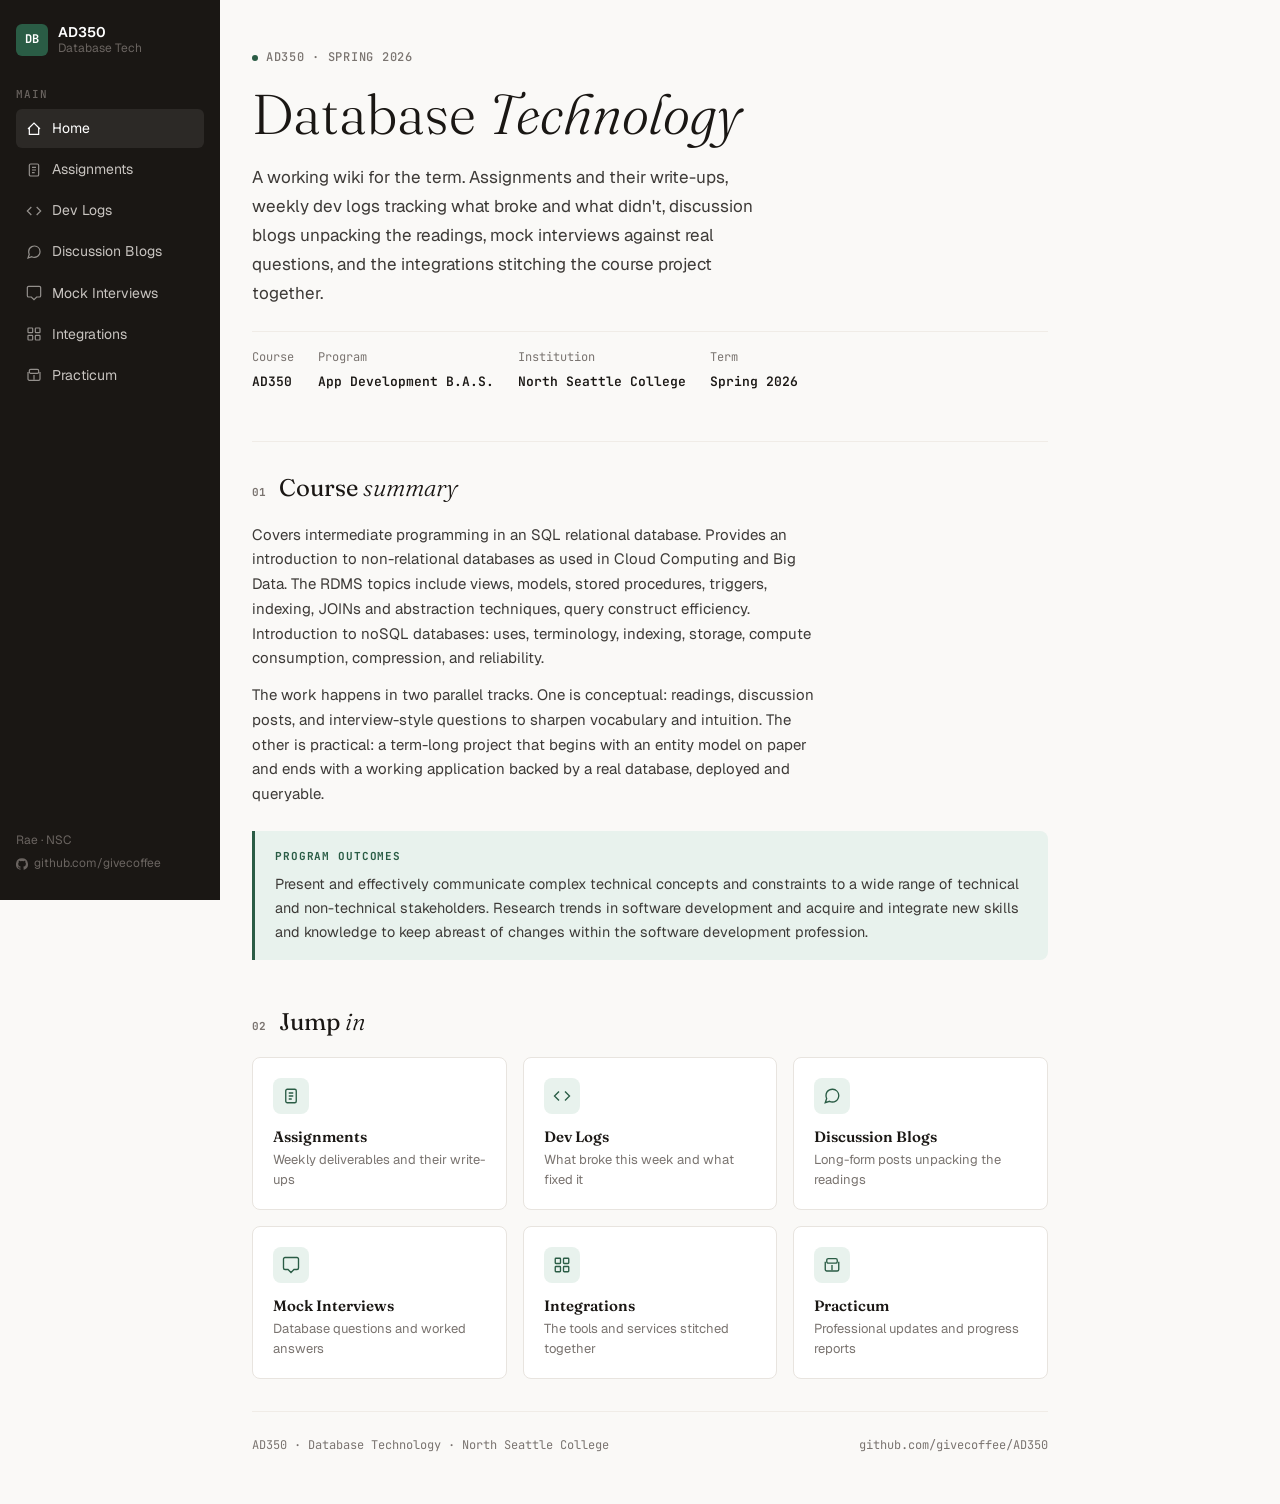
<file: docs/index.html>
<!DOCTYPE html>
<html lang="en">
<head>
  <meta charset="UTF-8">
  <meta name="viewport" content="width=device-width, initial-scale=1.0">
  <title>AD350 · Database Technology</title>
  <link rel="preconnect" href="https://fonts.googleapis.com">
  <link rel="preconnect" href="https://fonts.gstatic.com" crossorigin>
  <link href="https://fonts.googleapis.com/css2?family=Fraunces:opsz,wght@9..144,300;9..144,400;9..144,500;9..144,600;9..144,800&family=JetBrains+Mono:wght@400;500;700&family=Geist:wght@300;400;500;600&display=swap" rel="stylesheet">
  <link rel="stylesheet" href="assets/style.css">
</head>
<body>

<button class="menu-toggle" aria-label="Menu">
  <svg width="20" height="20" viewBox="0 0 24 24" fill="none" stroke="currentColor" stroke-width="2">
    <line x1="3" y1="6" x2="21" y2="6"/>
    <line x1="3" y1="12" x2="21" y2="12"/>
    <line x1="3" y1="18" x2="21" y2="18"/>
  </svg>
</button>

<div class="layout">

  <aside>
    <a class="brand" href="index.html">
      <div class="brand-mark">DB</div>
      <div class="brand-text">AD350<small>Database Tech</small></div>
    </a>
    <nav>
      <h4>Main</h4>
      <ul>
        <li><a href="index.html" data-page="index.html">
          <svg class="icon" viewBox="0 0 24 24" fill="none" stroke="currentColor" stroke-width="1.8"><path d="M3 12L12 3l9 9"/><path d="M5 10v10h14V10"/></svg>Home
        </a></li>
        <li><a href="assignments.html" data-page="assignments.html">
          <svg class="icon" viewBox="0 0 24 24" fill="none" stroke="currentColor" stroke-width="1.8"><rect x="5" y="3" width="14" height="18" rx="2"/><path d="M9 8h6M9 12h6M9 16h4"/></svg>Assignments
        </a></li>
        <li><a href="devlogs.html" data-page="devlogs.html">
          <svg class="icon" viewBox="0 0 24 24" fill="none" stroke="currentColor" stroke-width="1.8"><polyline points="8 6 2 12 8 18"/><polyline points="16 6 22 12 16 18"/></svg>Dev Logs
        </a></li>
        <li><a href="blogs.html" data-page="blogs.html">
          <svg class="icon" viewBox="0 0 24 24" fill="none" stroke="currentColor" stroke-width="1.8"><path d="M21 11.5a8.38 8.38 0 0 1-.9 3.8 8.5 8.5 0 0 1-7.6 4.7 8.38 8.38 0 0 1-3.8-.9L3 21l1.9-5.7a8.38 8.38 0 0 1-.9-3.8 8.5 8.5 0 0 1 4.7-7.6 8.38 8.38 0 0 1 3.8-.9h.5a8.48 8.48 0 0 1 8 8v.5z"/></svg>Discussion Blogs
        </a></li>
        <li><a href="interviews.html" data-page="interviews.html">
          <svg class="icon" viewBox="0 0 24 24" fill="none" stroke="currentColor" stroke-width="1.8"><path d="M20 2H4a2 2 0 0 0-2 2v12a2 2 0 0 0 2 2h4l4 4 4-4h4a2 2 0 0 0 2-2V4a2 2 0 0 0-2-2z"/></svg>Mock Interviews
        </a></li>
        <li><a href="integrations.html" data-page="integrations.html">
          <svg class="icon" viewBox="0 0 24 24" fill="none" stroke="currentColor" stroke-width="1.8"><rect x="3" y="3" width="7" height="7" rx="1"/><rect x="14" y="3" width="7" height="7" rx="1"/><rect x="3" y="14" width="7" height="7" rx="1"/><rect x="14" y="14" width="7" height="7" rx="1"/></svg>Integrations
        </a></li>
        <li><a href="practicum.html" data-page="practicum.html">
          <svg class="icon" viewBox="0 0 24 24" fill="none" stroke="currentColor" stroke-width="1.8"><path d="M21 7.5V18a2 2 0 0 1-2 2H5a2 2 0 0 1-2-2V7.5M7 3.5h10a2 2 0 0 1 2 2v2a2 2 0 0 1-2 2H7a2 2 0 0 1-2-2v-2a2 2 0 0 1 2-2z"/><path d="M12 12v5M12 17v2"/></svg>Practicum
        </a></li>
      </ul>
    </nav>
    <div class="sidebar-foot">
      Rae &middot; NSC<br>
      <a href="https://github.com/givecoffee/AD350" target="_blank" rel="noopener">
        <svg width="12" height="12" viewBox="0 0 24 24" fill="currentColor"><path d="M12 .3a12 12 0 0 0-3.8 23.4c.6.1.8-.3.8-.6v-2c-3.3.7-4-1.6-4-1.6-.6-1.4-1.4-1.8-1.4-1.8-1.1-.7.1-.7.1-.7 1.2.1 1.9 1.2 1.9 1.2 1.1 1.8 2.8 1.3 3.5 1 .1-.8.4-1.3.8-1.6-2.7-.3-5.5-1.3-5.5-6 0-1.2.5-2.3 1.3-3.1-.2-.4-.6-1.6 0-3.2 0 0 1-.3 3.4 1.2a11.5 11.5 0 0 1 6 0c2.3-1.5 3.3-1.2 3.3-1.2.7 1.6.2 2.8.1 3.2.9.8 1.3 1.9 1.3 3.1 0 4.6-2.8 5.6-5.5 5.9.5.4.9 1 .9 2.2v3.3c0 .3.1.7.8.6A12 12 0 0 0 12 .3"/></svg>
        github.com/givecoffee
      </a>
    </div>
  </aside>

  <main>
    <header class="hero">
      <div class="eyebrow"><span class="dot"></span>AD350 &middot; Spring 2026</div>
      <h1>Database <span class="italic">Technology</span></h1>
      <p class="hero-lede">
        A working wiki for the term. Assignments and their write-ups, weekly dev
        logs tracking what broke and what didn't, discussion blogs unpacking the
        readings, mock interviews against real questions, and the integrations
        stitching the course project together.
      </p>
      <div class="meta-strip">
        <div>Course<strong>AD350</strong></div>
        <div>Program<strong>App Development B.A.S.</strong></div>
        <div>Institution<strong>North Seattle College</strong></div>
        <div>Term<strong>Spring 2026</strong></div>
      </div>
    </header>

    <section>
      <div class="section-head">
        <span class="section-num">01</span>
        <h2>Course <span class="italic">summary</span></h2>
      </div>
      <p>
        Covers intermediate programming in an SQL relational database. Provides an introduction to non-relational
        databases as used in Cloud Computing and Big Data. The RDMS topics include views, models, stored procedures,
        triggers, indexing, JOINs and abstraction techniques, query construct efficiency. Introduction to noSQL
        databases: uses, terminology, indexing, storage, compute consumption, compression, and reliability.
      </p>
      <p>
        The work happens in two parallel tracks. One is conceptual: readings,
        discussion posts, and interview-style questions to sharpen vocabulary
        and intuition. The other is practical: a term-long project that begins
        with an entity model on paper and ends with a working application
        backed by a real database, deployed and queryable.
      </p>
      <div class="callout">
        <div class="callout-label">Program Outcomes</div>
        <p>
          Present and effectively communicate complex technical concepts and constraints to a wide range of technical
          and non-technical stakeholders. Research trends in software development and acquire and integrate new skills
          and knowledge to keep abreast of changes within the software development profession.
        </p>
      </div>
    </section>

    <section>
      <div class="section-head">
        <span class="section-num">02</span>
        <h2>Jump <span class="italic">in</span></h2>
      </div>
      <div class="jump-grid">
        <a href="assignments.html" class="jump">
          <div class="jump-icon">
            <svg width="18" height="18" viewBox="0 0 24 24" fill="none" stroke="currentColor" stroke-width="1.8"><rect x="5" y="3" width="14" height="18" rx="2"/><path d="M9 8h6M9 12h6M9 16h4"/></svg>
          </div>
          <h3>Assignments</h3>
          <p>Weekly deliverables and their write-ups</p>
        </a>
        <a href="devlogs.html" class="jump">
          <div class="jump-icon">
            <svg width="18" height="18" viewBox="0 0 24 24" fill="none" stroke="currentColor" stroke-width="1.8"><polyline points="8 6 2 12 8 18"/><polyline points="16 6 22 12 16 18"/></svg>
          </div>
          <h3>Dev Logs</h3>
          <p>What broke this week and what fixed it</p>
        </a>
        <a href="blogs.html" class="jump">
          <div class="jump-icon">
            <svg width="18" height="18" viewBox="0 0 24 24" fill="none" stroke="currentColor" stroke-width="1.8"><path d="M21 11.5a8.38 8.38 0 0 1-.9 3.8 8.5 8.5 0 0 1-7.6 4.7 8.38 8.38 0 0 1-3.8-.9L3 21l1.9-5.7a8.38 8.38 0 0 1-.9-3.8 8.5 8.5 0 0 1 4.7-7.6 8.38 8.38 0 0 1 3.8-.9h.5a8.48 8.48 0 0 1 8 8v.5z"/></svg>
          </div>
          <h3>Discussion Blogs</h3>
          <p>Long-form posts unpacking the readings</p>
        </a>
        <a href="interviews.html" class="jump">
          <div class="jump-icon">
            <svg width="18" height="18" viewBox="0 0 24 24" fill="none" stroke="currentColor" stroke-width="1.8"><path d="M20 2H4a2 2 0 0 0-2 2v12a2 2 0 0 0 2 2h4l4 4 4-4h4a2 2 0 0 0 2-2V4a2 2 0 0 0-2-2z"/></svg>
          </div>
          <h3>Mock Interviews</h3>
          <p>Database questions and worked answers</p>
        </a>
        <a href="integrations.html" class="jump">
          <div class="jump-icon">
            <svg width="18" height="18" viewBox="0 0 24 24" fill="none" stroke="currentColor" stroke-width="1.8"><rect x="3" y="3" width="7" height="7" rx="1"/><rect x="14" y="3" width="7" height="7" rx="1"/><rect x="3" y="14" width="7" height="7" rx="1"/><rect x="14" y="14" width="7" height="7" rx="1"/></svg>
          </div>
          <h3>Integrations</h3>
          <p>The tools and services stitched together</p>
        </a>
        <a href="practicum.html" class="jump">
          <div class="jump-icon">
            <svg width="18" height="18" viewBox="0 0 24 24" fill="none" stroke="currentColor" stroke-width="1.8"><path d="M21 7.5V18a2 2 0 0 1-2 2H5a2 2 0 0 1-2-2V7.5M7 3.5h10a2 2 0 0 1 2 2v2a2 2 0 0 1-2 2H7a2 2 0 0 1-2-2v-2a2 2 0 0 1 2-2z"/><path d="M12 12v5M12 17v2"/></svg>
          </div>
          <h3>Practicum</h3>
          <p>Professional updates and progress reports</p>
        </a>
      </div>
    </section>

    <footer class="page-foot">
      <div>AD350 &middot; Database Technology &middot; North Seattle College</div>
      <div><a href="https://github.com/givecoffee/AD350" target="_blank" rel="noopener">github.com/givecoffee/AD350</a></div>
    </footer>
  </main>

</div>

<script src="assets/app.js"></script>
</body>
</html>
</file>
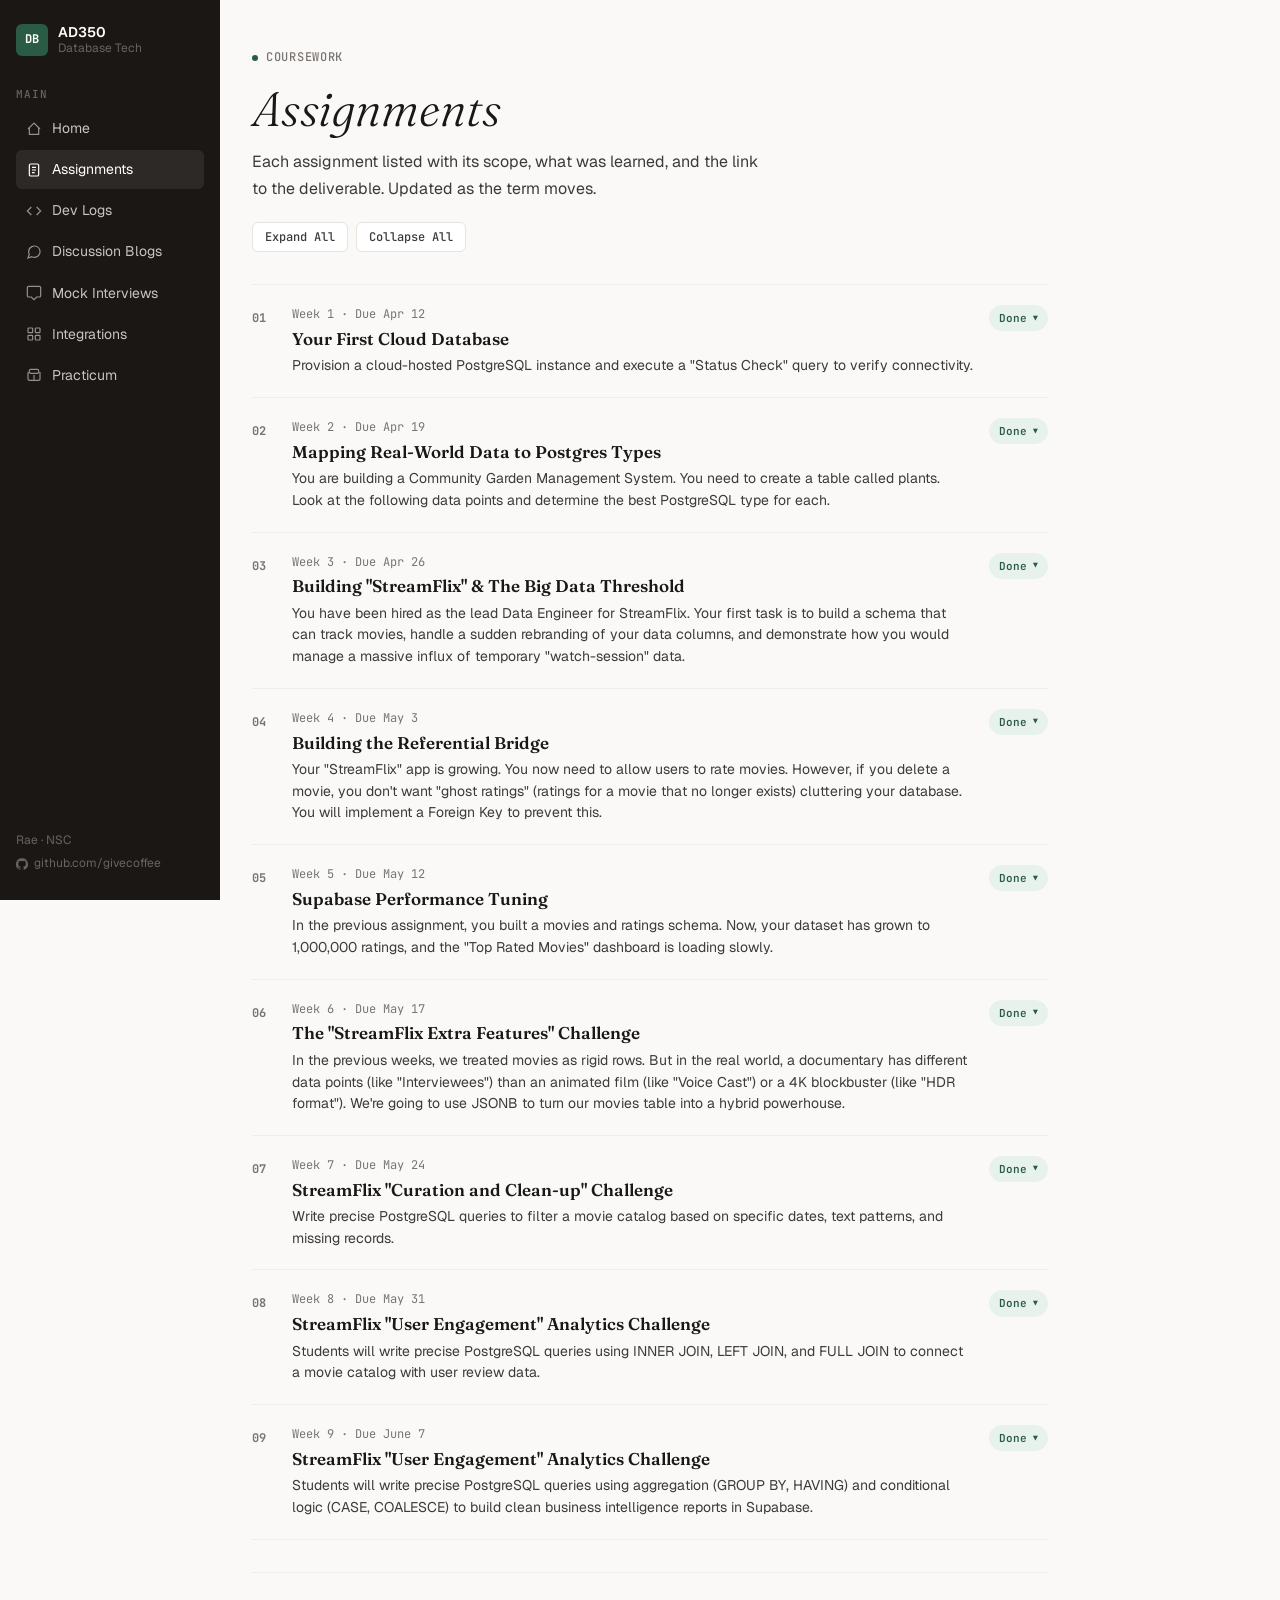
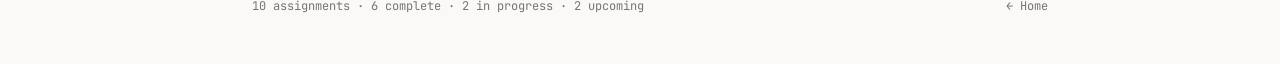
<file: docs/assignments.html>
<!DOCTYPE html>
<html lang="en">

<head>
  <meta charset="UTF-8">
  <meta name="viewport" content="width=device-width, initial-scale=1.0">
  <title>Assignments · AD350</title>
  <link rel="preconnect" href="https://fonts.googleapis.com">
  <link rel="preconnect" href="https://fonts.gstatic.com" crossorigin>
  <link
    href="https://fonts.googleapis.com/css2?family=Fraunces:opsz,wght@9..144,300;9..144,400;9..144,500;9..144,600;9..144,800&family=JetBrains+Mono:wght@400;500;700&family=Geist:wght@300;400;500;600&display=swap"
    rel="stylesheet">
  <link rel="stylesheet" href="assets/style.css">
</head>

<body>

  <button class="menu-toggle" aria-label="Menu">
    <svg width="20" height="20" viewBox="0 0 24 24" fill="none" stroke="currentColor" stroke-width="2">
      <line x1="3" y1="6" x2="21" y2="6" />
      <line x1="3" y1="12" x2="21" y2="12" />
      <line x1="3" y1="18" x2="21" y2="18" />
    </svg>
  </button>

  <div class="layout">

    <aside>
      <a class="brand" href="index.html">
        <div class="brand-mark">DB</div>
        <div class="brand-text">AD350<small>Database Tech</small></div>
      </a>
      <nav>
        <h4>Main</h4>
        <ul>
          <li><a href="index.html" data-page="index.html">
              <svg class="icon" viewBox="0 0 24 24" fill="none" stroke="currentColor" stroke-width="1.8">
                <path d="M3 12L12 3l9 9" />
                <path d="M5 10v10h14V10" />
              </svg>Home
            </a></li>
          <li><a href="assignments.html" data-page="assignments.html">
              <svg class="icon" viewBox="0 0 24 24" fill="none" stroke="currentColor" stroke-width="1.8">
                <rect x="5" y="3" width="14" height="18" rx="2" />
                <path d="M9 8h6M9 12h6M9 16h4" />
              </svg>Assignments
            </a></li>
          <li><a href="devlogs.html" data-page="devlogs.html">
              <svg class="icon" viewBox="0 0 24 24" fill="none" stroke="currentColor" stroke-width="1.8">
                <polyline points="8 6 2 12 8 18" />
                <polyline points="16 6 22 12 16 18" />
              </svg>Dev Logs
            </a></li>
          <li><a href="blogs.html" data-page="blogs.html">
              <svg class="icon" viewBox="0 0 24 24" fill="none" stroke="currentColor" stroke-width="1.8">
                <path
                  d="M21 11.5a8.38 8.38 0 0 1-.9 3.8 8.5 8.5 0 0 1-7.6 4.7 8.38 8.38 0 0 1-3.8-.9L3 21l1.9-5.7a8.38 8.38 0 0 1-.9-3.8 8.5 8.5 0 0 1 4.7-7.6 8.38 8.38 0 0 1 3.8-.9h.5a8.48 8.48 0 0 1 8 8v.5z" />
              </svg>Discussion Blogs
            </a></li>
          <li><a href="interviews.html" data-page="interviews.html">
              <svg class="icon" viewBox="0 0 24 24" fill="none" stroke="currentColor" stroke-width="1.8">
                <path d="M20 2H4a2 2 0 0 0-2 2v12a2 2 0 0 0 2 2h4l4 4 4-4h4a2 2 0 0 0 2-2V4a2 2 0 0 0-2-2z" />
              </svg>Mock Interviews
            </a></li>
          <li><a href="integrations.html" data-page="integrations.html">
              <svg class="icon" viewBox="0 0 24 24" fill="none" stroke="currentColor" stroke-width="1.8">
                <rect x="3" y="3" width="7" height="7" rx="1" />
                <rect x="14" y="3" width="7" height="7" rx="1" />
                <rect x="3" y="14" width="7" height="7" rx="1" />
                <rect x="14" y="14" width="7" height="7" rx="1" />
              </svg>Integrations
            </a></li>
          <li><a href="practicum.html" data-page="practicum.html">
              <svg class="icon" viewBox="0 0 24 24" fill="none" stroke="currentColor" stroke-width="1.8">
                <path
                  d="M21 7.5V18a2 2 0 0 1-2 2H5a2 2 0 0 1-2-2V7.5M7 3.5h10a2 2 0 0 1 2 2v2a2 2 0 0 1-2 2H7a2 2 0 0 1-2-2v-2a2 2 0 0 1 2-2z" />
                <path d="M12 12v5M12 17v2" />
              </svg>Practicum
            </a></li>
        </ul>
      </nav>
      <div class="sidebar-foot">
        Rae &middot; NSC<br>
        <a href="https://github.com/givecoffee/AD350" target="_blank" rel="noopener">
          <svg width="12" height="12" viewBox="0 0 24 24" fill="currentColor">
            <path
              d="M12 .3a12 12 0 0 0-3.8 23.4c.6.1.8-.3.8-.6v-2c-3.3.7-4-1.6-4-1.6-.6-1.4-1.4-1.8-1.4-1.8-1.1-.7.1-.7.1-.7 1.2.1 1.9 1.2 1.9 1.2 1.1 1.8 2.8 1.3 3.5 1 .1-.8.4-1.3.8-1.6-2.7-.3-5.5-1.3-5.5-6 0-1.2.5-2.3 1.3-3.1-.2-.4-.6-1.6 0-3.2 0 0 1-.3 3.4 1.2a11.5 11.5 0 0 1 6 0c2.3-1.5 3.3-1.2 3.3-1.2.7 1.6.2 2.8.1 3.2.9.8 1.3 1.9 1.3 3.1 0 4.6-2.8 5.6-5.5 5.9.5.4.9 1 .9 2.2v3.3c0 .3.1.7.8.6A12 12 0 0 0 12 .3" />
          </svg>
          github.com/givecoffee
        </a>
      </div>
    </aside>

    <main>
      <div class="page-header">
        <div class="eyebrow"><span class="dot"></span>Coursework</div>
        <h1><span class="italic">Assignments</span></h1>
        <p>Each assignment listed with its scope, what was learned, and the link to the deliverable. Updated as the term
          moves.</p>
        <div class="expand-controls">
          <button class="expand-all">Expand All</button>
          <button class="collapse-all">Collapse All</button>
        </div>
      </div>

      <div class="item-list">

        <!-- Week 1 -->
        <div class="expandable-item">
          <div class="item-header">
            <div class="item-num">01</div>
            <div class="item-body">
              <div class="item-meta">Week 1 &middot; Due Apr 12</div>
              <h3>Your First Cloud Database</h3>
              <p>Provision a cloud-hosted PostgreSQL instance and execute a "Status Check" query to verify connectivity.
              </p>
            </div>
            <div class="status done">Done <span class="arrow">▼</span></div>
          </div>
          <div class="item-details">
            <div class="item-content">
              <div class="detail-section">
                <h4>Submission Links</h4>
                <div class="submission-links">
                  <a href="https://github.com/givecoffee/AD350/blob/main/assignments/setting-up-supabase/First%20Cloud%20Database.pdf"
                    target="_blank" class="submission-link">
                    <svg width="16" height="16" viewBox="0 0 24 24" fill="none" stroke="currentColor" stroke-width="2">
                      <path d="M14 2H6a2 2 0 0 0-2 2v16a2 2 0 0 0 2 2h12a2 2 0 0 0 2-2V8z" />
                      <polyline points="14 2 14 8 20 8" />
                      <line x1="16" y1="13" x2="8" y2="13" />
                      <line x1="16" y1="17" x2="8" y2="17" />
                      <polyline points="10 9 9 9 8 9" />
                    </svg>
                    README Document
                  </a>
                </div>
              </div>
              <div class="detail-section">
                <h4>What I Learned</h4>
                <ul class="learnings">
                  <li>How to provision a PostgreSQL instance on Render</li>
                  <li>Configuring connection strings and environment variables</li>
                  <li>Basic SQL queries for database health checks</li>
                  <li>Setting up a database schema from scratch</li>
                </ul>
              </div>
              <div class="detail-section">
                <h4>Key Takeaways</h4>
                <p>The importance of connection pooling and how cloud databases differ from local development instances.
                  Security considerations for exposing database endpoints.</p>
              </div>
            </div>
          </div>
        </div>

        <!-- Week 2 -->
        <div class="expandable-item">
          <div class="item-header">
            <div class="item-num">02</div>
            <div class="item-body">
              <div class="item-meta">Week 2 &middot; Due Apr 19</div>
              <h3>Mapping Real-World Data to Postgres Types</h3>
              <p>You are building a Community Garden Management System. You need to create a table called plants. Look
                at the following data points and determine the best PostgreSQL type for each.</p>
            </div>
            <div class="status done">Done <span class="arrow">▼</span></div>
          </div>
          <div class="item-details">
            <div class="item-content">
              <div class="detail-section">
                <h4>Submission Links</h4>
                <div class="submission-links">
                  <a href="https://youtu.be/4uc9YTbF57Y" target="_blank" class="submission-link">
                    <svg width="16" height="16" viewBox="0 0 24 24" fill="none" stroke="currentColor" stroke-width="2">
                      <path d="M23 7l-7 5 7 5V7z" />
                      <rect x="1" y="5" width="15" height="14" rx="2" ry="2" />
                    </svg>
                    Video Demo
                  </a>
                  <a href="https://github.com/givecoffee/AD350/tree/main/assignments/mapping-real-data" target="_blank"
                    class="submission-link">
                    <svg width="16" height="16" viewBox="0 0 24 24" fill="currentColor">
                      <path
                        d="M12 .3a12 12 0 0 0-3.8 23.4c.6.1.8-.3.8-.6v-2c-3.3.7-4-1.6-4-1.6-.6-1.4-1.4-1.8-1.4-1.8-1.1-.7.1-.7.1-.7 1.2.1 1.9 1.2 1.9 1.2 1.1 1.8 2.8 1.3 3.5 1 .1-.8.4-1.3.8-1.6-2.7-.3-5.5-1.3-5.5-6 0-1.2.5-2.3 1.3-3.1-.2-.4-.6-1.6 0-3.2 0 0 1-.3 3.4 1.2a11.5 11.5 0 0 1 6 0c2.3-1.5 3.3-1.2 3.3-1.2.7 1.6.2 2.8.1 3.2.9.8 1.3 1.9 1.3 3.1 0 4.6-2.8 5.6-5.5 5.9.5.4.9 1 .9 2.2v3.3c0 .3.1.7.8.6A12 12 0 0 0 12 .3" />
                    </svg>
                    GitHub Repository
                  </a>
                  <a href="https://github.com/givecoffee/AD350/blob/main/assignments/mapping-real-data/README.md"
                    target="_blank" class="submission-link">
                    <svg width="16" height="16" viewBox="0 0 24 24" fill="none" stroke="currentColor" stroke-width="2">
                      <path d="M14 2H6a2 2 0 0 0-2 2v16a2 2 0 0 0 2 2h12a2 2 0 0 0 2-2V8z" />
                      <polyline points="14 2 14 8 20 8" />
                      <line x1="16" y1="13" x2="8" y2="13" />
                      <line x1="16" y1="17" x2="8" y2="17" />
                      <polyline points="10 9 9 9 8 9" />
                    </svg>
                    README Document
                  </a>
                </div>
              </div>
              <div class="detail-section">
                <h4>What I Learned</h4>
                <ul class="learnings">
                  <li>PostgreSQL data types vs. real-world data modeling</li>
                  <li>Choosing between VARCHAR, TEXT, and CHAR</li>
                  <li>When to use ENUM types vs. check constraints</li>
                  <li>Handling monetary values with NUMERIC vs. MONEY</li>
                </ul>
              </div>
              <div class="detail-section">
                <h4>Key Takeaways</h4>
                <p>Data type selection has performance implications. VARCHAR(255) isn't always the right choice—consider
                  actual data constraints and future growth.</p>
              </div>
            </div>
          </div>
        </div>

        <!-- Week 3 -->
        <div class="expandable-item">
          <div class="item-header">
            <div class="item-num">03</div>
            <div class="item-body">
              <div class="item-meta">Week 3 &middot; Due Apr 26</div>
              <h3>Building "StreamFlix" &amp; The Big Data Threshold</h3>
              <p>You have been hired as the lead Data Engineer for StreamFlix. Your first task is to build a schema that
                can track movies, handle a sudden rebranding of your data columns, and demonstrate how you would manage
                a massive influx of temporary "watch-session" data.</p>
            </div>
            <div class="status done">Done <span class="arrow">▼</span></div>
          </div>
          <div class="item-details">
            <div class="item-content">
              <div class="detail-section">
                <h4>Submission Links</h4>
                <div class="submission-links">
                  <a href="https://youtu.be/NRHhZ1cdLwY" target="_blank" class="submission-link">
                    <svg width="16" height="16" viewBox="0 0 24 24" fill="none" stroke="currentColor" stroke-width="2">
                      <path d="M23 7l-7 5 7 5V7z" />
                      <rect x="1" y="5" width="15" height="14" rx="2" ry="2" />
                    </svg>
                    Video Demo
                  </a>
                  <a href="https://github.com/givecoffee/AD350/tree/main/assignments/building-streamflix-bigdata"
                    target="_blank" class="submission-link">
                    <svg width="16" height="16" viewBox="0 0 24 24" fill="currentColor">
                      <path
                        d="M12 .3a12 12 0 0 0-3.8 23.4c.6.1.8-.3.8-.6v-2c-3.3.7-4-1.6-4-1.6-.6-1.4-1.4-1.8-1.4-1.8-1.1-.7.1-.7.1-.7 1.2.1 1.9 1.2 1.9 1.2 1.1 1.8 2.8 1.3 3.5 1 .1-.8.4-1.3.8-1.6-2.7-.3-5.5-1.3-5.5-6 0-1.2.5-2.3 1.3-3.1-.2-.4-.6-1.6 0-3.2 0 0 1-.3 3.4 1.2a11.5 11.5 0 0 1 6 0c2.3-1.5 3.3-1.2 3.3-1.2.7 1.6.2 2.8.1 3.2.9.8 1.3 1.9 1.3 3.1 0 4.6-2.8 5.6-5.5 5.9.5.4.9 1 .9 2.2v3.3c0 .3.1.7.8.6A12 12 0 0 0 12 .3" />
                    </svg>
                    GitHub Repository
                  </a>
                  <a href="https://github.com/givecoffee/AD350/blob/main/assignments/building-streamflix-bigdata/README.md"
                    target="_blank" class="submission-link">
                    <svg width="16" height="16" viewBox="0 0 24 24" fill="none" stroke="currentColor" stroke-width="2">
                      <path d="M14 2H6a2 2 0 0 0-2 2v16a2 2 0 0 0 2 2h12a2 2 0 0 0 2-2V8z" />
                      <polyline points="14 2 14 8 20 8" />
                      <line x1="16" y1="13" x2="8" y2="13" />
                      <line x1="16" y1="17" x2="8" y2="17" />
                      <polyline points="10 9 9 9 8 9" />
                    </svg>
                    README Document
                  </a>
                </div>
              </div>
              <div class="detail-section">
                <h4>What I Learned</h4>
                <ul class="learnings">
                  <li>Designing scalable database schemas for streaming platforms</li>
                  <li>Handling schema migrations and rebranding scenarios</li>
                  <li>Managing temporary high-volume data with partitioned tables</li>
                  <li>Implementing appropriate indexing strategies</li>
                </ul>
              </div>
              <div class="detail-section">
                <h4>Key Takeaways</h4>
                <p>Schema design must accommodate future changes. Temporary tables and partitioning are essential for
                  handling burst data loads in streaming services.</p>
              </div>
            </div>
          </div>
        </div>

        <!-- Week 4 -->
        <div class="expandable-item">
          <div class="item-header">
            <div class="item-num">04</div>
            <div class="item-body">
              <div class="item-meta">Week 4 &middot; Due May 3</div>
              <h3>Building the Referential Bridge</h3>
              <p>Your "StreamFlix" app is growing. You now need to allow users to rate movies. However, if you delete a
                movie, you don't want "ghost ratings" (ratings for a movie that no longer exists) cluttering your
                database. You will implement a Foreign Key to prevent this.</p>
            </div>
            <div class="status done">Done <span class="arrow">▼</span></div>
          </div>
          <div class="item-details">
            <div class="item-content">
              <div class="detail-section">
                <h4>Submission Links</h4>
                <div class="submission-links">
                  <a href="https://youtu.be/kgHVkP4GGSc" target="_blank" class="submission-link">
                    <svg width="16" height="16" viewBox="0 0 24 24" fill="none" stroke="currentColor" stroke-width="2">
                      <path d="M23 7l-7 5 7 5V7z" />
                      <rect x="1" y="5" width="15" height="14" rx="2" ry="2" />
                    </svg>
                    Video Demo
                  </a>
                  <a href="https://github.com/givecoffee/AD350/tree/main/assignments/building-referential-bridge"
                    target="_blank" class="submission-link">
                    <svg width="16" height="16" viewBox="0 0 24 24" fill="currentColor">
                      <path
                        d="M12 .3a12 12 0 0 0-3.8 23.4c.6.1.8-.3.8-.6v-2c-3.3.7-4-1.6-4-1.6-.6-1.4-1.4-1.8-1.4-1.8-1.1-.7.1-.7.1-.7 1.2.1 1.9 1.2 1.9 1.2 1.1 1.8 2.8 1.3 3.5 1 .1-.8.4-1.3.8-1.6-2.7-.3-5.5-1.3-5.5-6 0-1.2.5-2.3 1.3-3.1-.2-.4-.6-1.6 0-3.2 0 0 1-.3 3.4 1.2a11.5 11.5 0 0 1 6 0c2.3-1.5 3.3-1.2 3.3-1.2.7 1.6.2 2.8.1 3.2.9.8 1.3 1.9 1.3 3.1 0 4.6-2.8 5.6-5.5 5.9.5.4.9 1 .9 2.2v3.3c0 .3.1.7.8.6A12 12 0 0 0 12 .3" />
                    </svg>
                    GitHub Repository
                  </a>
                  <a href="https://github.com/givecoffee/AD350/blob/main/assignments/building-referential-bridge/README.md"
                    target="_blank" class="submission-link">
                    <svg width="16" height="16" viewBox="0 0 24 24" fill="none" stroke="currentColor" stroke-width="2">
                      <path d="M14 2H6a2 2 0 0 0-2 2v16a2 2 0 0 0 2 2h12a2 2 0 0 0 2-2V8z" />
                      <polyline points="14 2 14 8 20 8" />
                      <line x1="16" y1="13" x2="8" y2="13" />
                      <line x1="16" y1="17" x2="8" y2="17" />
                      <polyline points="10 9 9 9 8 9" />
                    </svg>
                    README Document
                  </a>
                </div>
              </div>
              <div class="detail-section">
                <h4>What I Learned</h4>
                <ul class="learnings">
                  <li>Implementing foreign key constraints for data integrity</li>
                  <li>CASCADE vs. RESTRICT vs. SET NULL deletion policies</li>
                  <li>Designing normalized schemas for user-generated content</li>
                  <li>Performance implications of referential integrity</li>
                </ul>
              </div>
              <div class="detail-section">
                <h4>Key Takeaways</h4>
                <p>Foreign keys aren't just about relationships—they're crucial for maintaining data consistency.
                  Choosing the right ON DELETE action depends on business requirements.</p>
              </div>
            </div>
          </div>
        </div>

        <!-- Week 5 -->
        <div class="expandable-item">
          <div class="item-header">
            <div class="item-num">05</div>
            <div class="item-body">
              <div class="item-meta">Week 5 &middot; Due May 12</div>
              <h3>Supabase Performance Tuning</h3>
              <p>In the previous assignment, you built a movies and ratings schema. Now, your dataset has grown
                to 1,000,000 ratings, and the "Top Rated Movies" dashboard is loading slowly.</p>
            </div>
            <div class="status done">Done <span class="arrow">▼</span></div>
          </div>
          <div class="item-details">
            <div class="item-content">
              <div class="detail-section">
                <h4>Submission Links</h4>
                <div class="submission-links">
                  <a href="https://github.com/givecoffee/AD350/tree/main/assignments/performance-tuning" target="_blank"
                    class="submission-link">
                    <svg width="16" height="16" viewBox="0 0 24 24" fill="currentColor">
                      <path
                        d="M12 .3a12 12 0 0 0-3.8 23.4c.6.1.8-.3.8-.6v-2c-3.3.7-4-1.6-4-1.6-.6-1.4-1.4-1.8-1.4-1.8-1.1-.7.1-.7.1-.7 1.2.1 1.9 1.2 1.9 1.2 1.1 1.8 2.8 1.3 3.5 1 .1-.8.4-1.3.8-1.6-2.7-.3-5.5-1.3-5.5-6 0-1.2.5-2.3 1.3-3.1-.2-.4-.6-1.6 0-3.2 0 0 1-.3 3.4 1.2a11.5 11.5 0 0 1 6 0c2.3-1.5 3.3-1.2 3.3-1.2.7 1.6.2 2.8.1 3.2.9.8 1.3 1.9 1.3 3.1 0 4.6-2.8 5.6-5.5 5.9.5.4.9 1 .9 2.2v3.3c0 .3.1.7.8.6A12 12 0 0 0 12 .3" />
                    </svg>
                    GitHub Repository
                  </a>
                  <a href="https://github.com/givecoffee/AD350/blob/main/assignments/performance-tuning/README.md"
                    target="_blank" class="submission-link">
                    <svg width="16" height="16" viewBox="0 0 24 24" fill="none" stroke="currentColor" stroke-width="2">
                      <path d="M14 2H6a2 2 0 0 0-2 2v16a2 2 0 0 0 2 2h12a2 2 0 0 0 2-2V8z" />
                      <polyline points="14 2 14 8 20 8" />
                      <line x1="16" y1="13" x2="8" y2="13" />
                      <line x1="16" y1="17" x2="8" y2="17" />
                      <polyline points="10 9 9 9 8 9" />
                    </svg>
                    README Document
                  </a>
                </div>
              </div>
              <div class="detail-section">
                <h4>Current Progress</h4>
                <ul class="learnings">
                  <li>Analyzed query execution plans with EXPLAIN ANALYZE</li>
                  <li>Identified full table scans as the main performance bottleneck</li>
                  <li>Implemented composite indexes on frequently queried columns</li>
                  <li>Working on query optimization and materialized views</li>
                </ul>
              </div>
              <div class="detail-section">
                <h4>Expected Learnings</h4>
                <p>Query optimization techniques, index selection strategies, and performance tuning for large datasets
                  using Supabase.</p>
              </div>
            </div>
          </div>
        </div>

        <!-- Week 6 -->
        <div class="expandable-item">
          <div class="item-header">
            <div class="item-num">06</div>
            <div class="item-body">
              <div class="item-meta">Week 6 &middot; Due May 17</div>
              <h3>The "StreamFlix Extra Features" Challenge</h3>
              <p>In the previous weeks, we treated movies as rigid rows. But in the real world, a documentary has
                different data points (like "Interviewees") than an animated film (like "Voice Cast") or a 4K
                blockbuster (like "HDR format"). We're going to use JSONB to turn our movies table into a hybrid
                powerhouse.</p>
            </div>
            <div class="status done">Done <span class="arrow">▼</span></div>
          </div>
          <div class="item-details">
            <div class="item-content">
              <div class="detail-section">
                <h4>Submission Links</h4>
                <div class="submission-links">
                  <a href="https://github.com/givecoffee/AD350/tree/main/assignments/streamflix-extra-features"
                    target="_blank" class="submission-link">
                    <svg width="16" height="16" viewBox="0 0 24 24" fill="currentColor">
                      <path
                        d="M12 .3a12 12 0 0 0-3.8 23.4c.6.1.8-.3.8-.6v-2c-3.3.7-4-1.6-4-1.6-.6-1.4-1.4-1.8-1.4-1.8-1.1-.7.1-.7.1-.7 1.2.1 1.9 1.2 1.9 1.2 1.1 1.8 2.8 1.3 3.5 1 .1-.8.4-1.3.8-1.6-2.7-.3-5.5-1.3-5.5-6 0-1.2.5-2.3 1.3-3.1-.2-.4-.6-1.6 0-3.2 0 0 1-.3 3.4 1.2a11.5 11.5 0 0 1 6 0c2.3-1.5 3.3-1.2 3.3-1.2.7 1.6.2 2.8.1 3.2.9.8 1.3 1.9 1.3 3.1 0 4.6-2.8 5.6-5.5 5.9.5.4.9 1 .9 2.2v3.3c0 .3.1.7.8.6A12 12 0 0 0 12 .3" />
                    </svg>
                    GitHub Repository
                  </a>
                  <a href="https://github.com/givecoffee/AD350/blob/main/assignments/streamflix-extra-features/README.md"
                    target="_blank" class="submission-link">
                    <svg width="16" height="16" viewBox="0 0 24 24" fill="none" stroke="currentColor" stroke-width="2">
                      <path d="M14 2H6a2 2 0 0 0-2 2v16a2 2 0 0 0 2 2h12a2 2 0 0 0 2-2V8z" />
                      <polyline points="14 2 14 8 20 8" />
                      <line x1="16" y1="13" x2="8" y2="13" />
                      <line x1="16" y1="17" x2="8" y2="17" />
                      <polyline points="10 9 9 9 8 9" />
                    </svg>
                    README Document
                  </a>
                </div>
              </div>
              <div class="detail-section">
                <h4>What I Learned</h4>
                <ul class="learnings">
                  <li>JSONB data type in PostgreSQL for flexible schema design</li>
                  <li>Creating GIN indexes on JSONB columns for query performance</li>
                  <li>Querying nested JSON data with operators like ->, ->>, and @></li>
                  <li>Balancing structured columns with semi-structured JSONB fields</li>
                </ul>
              </div>
              <div class="detail-section">
                <h4>Key Takeaways</h4>
                <p>JSONB provides flexibility for domain-specific metadata without sacrificing query performance when
                  properly indexed. It's a powerful middle ground between rigid schemas and fully unstructured data.</p>
              </div>
            </div>
          </div>
        </div>


        <!-- Week 7 -->
        <div class="expandable-item">
          <div class="item-header">
            <div class="item-num">07</div>
            <div class="item-body">
              <div class="item-meta">Week 7 &middot; Due May 24</div>
              <h3>StreamFlix "Curation and Clean-up" Challenge</h3>
              <p>Write precise PostgreSQL queries to filter a movie catalog based on specific dates, text
                patterns, and missing records.</p>
            </div>
            <div class="status done">Done <span class="arrow">▼</span></div>
          </div>
          <div class="item-details">
            <div class="item-content">
              <div class="detail-section">
                <h4>Submission Links</h4>
                <div class="submission-links">
                  <a href="https://github.com/givecoffee/AD350/tree/main/assignments/streamflix-curation"
                    target="_blank" class="submission-link">
                    <svg width="16" height="16" viewBox="0 0 24 24" fill="currentColor">
                      <path
                        d="M12 .3a12 12 0 0 0-3.8 23.4c.6.1.8-.3.8-.6v-2c-3.3.7-4-1.6-4-1.6-.6-1.4-1.4-1.8-1.4-1.8-1.1-.7.1-.7.1-.7 1.2.1 1.9 1.2 1.9 1.2 1.1 1.8 2.8 1.3 3.5 1 .1-.8.4-1.3.8-1.6-2.7-.3-5.5-1.3-5.5-6 0-1.2.5-2.3 1.3-3.1-.2-.4-.6-1.6 0-3.2 0 0 1-.3 3.4 1.2a11.5 11.5 0 0 1 6 0c2.3-1.5 3.3-1.2 3.3-1.2.7 1.6.2 2.8.1 3.2.9.8 1.3 1.9 1.3 3.1 0 4.6-2.8 5.6-5.5 5.9.5.4.9 1 .9 2.2v3.3c0 .3.1.7.8.6A12 12 0 0 0 12 .3" />
                    </svg>
                    GitHub Repository
                  </a>
                  <a href="https://github.com/givecoffee/AD350/blob/main/assignments/streamflix-curation/README.md"
                    target="_blank" class="submission-link">
                    <svg width="16" height="16" viewBox="0 0 24 24" fill="none" stroke="currentColor" stroke-width="2">
                      <path d="M14 2H6a2 2 0 0 0-2 2v16a2 2 0 0 0 2 2h12a2 2 0 0 0 2-2V8z" />
                      <polyline points="14 2 14 8 20 8" />
                      <line x1="16" y1="13" x2="8" y2="13" />
                      <line x1="16" y1="17" x2="8" y2="17" />
                      <polyline points="10 9 9 9 8 9" />
                    </svg>
                    README Document
                  </a>
                </div>
              </div>
              <div class="detail-section">
                <h4>What I Learned</h4>
                <ul class="learnings">
                  <li>BETWEEN is inclusive on both ends - release_year BETWEEN 1990 AND 1999 catches 1990 and 1999
                    themselves</li>
                  <li>ILIKE is PostgreSQL's case-insensitive pattern match - LIKE would miss titles where capitalization
                    doesn't match exactly</li>
                  <li>The % wildcard means "anything before or after" -%star% catches Star Wars, Interstellar, and A
                    Star Is Born in one query</li>
                  <li>WHERE column = NULL always returns 0 rows because NULL comparisons evaluate to UNKNOWN, not TRUE -
                    IS NULL bypasses this entirely</li>
                  <li>Schema column names carried forward from earlier weeks -genre became category and rating became
                    viewer_rating after Week 3 ALTER operations</li>
                </ul>
              </div>
              <div class="detail-section">
                <h4>Key Takeaways</h4>
                <p>SQL filtering is only as reliable as your understanding of edge cases. BETWEEN looks simple but its
                  inclusivity matters. ILIKE is the right default for any user-facing search. And NULL is not a value —
                  it's the absence of one, which is why equality checks silently fail. The column name mismatch from
                  Week 3 was a good reminder that schema changes have downstream effects across every query written
                  after them.</p>
              </div>
            </div>
          </div>
        </div>

        <!-- Week 8-->
        <div class="expandable-item">
          <div class="item-header">
            <div class="item-num">08</div>
            <div class="item-body">
              <div class="item-meta">Week 8 &middot; Due May 31</div>
              <h3>StreamFlix "User Engagement" Analytics Challenge</h3>
              <p>Students will write precise PostgreSQL queries using INNER JOIN, LEFT JOIN, and FULL JOIN to connect a
                movie catalog with user review data.
            </div>
            <div class="status done">Done <span class="arrow">▼</span></div>
          </div>
          <div class="item-details">
            <div class="item-content">
              <div class="detail-section">
                <h4>Submission Links</h4>
                <div class="submission-links">
                  <a href="https://github.com/givecoffee/AD350/tree/main/assignments/user-engagement" target="_blank"
                    class="submission-link">
                    <svg width="16" height="16" viewBox="0 0 24 24" fill="currentColor">
                      <path
                        d="M12 .3a12 12 0 0 0-3.8 23.4c.6.1.8-.3.8-.6v-2c-3.3.7-4-1.6-4-1.6-.6-1.4-1.4-1.8-1.4-1.8-1.1-.7.1-.7.1-.7 1.2.1 1.9 1.2 1.9 1.2 1.1 1.8 2.8 1.3 3.5 1 .1-.8.4-1.3.8-1.6-2.7-.3-5.5-1.3-5.5-6 0-1.2.5-2.3 1.3-3.1-.2-.4-.6-1.6 0-3.2 0 0 1-.3 3.4 1.2a11.5 11.5 0 0 1 6 0c2.3-1.5 3.3-1.2 3.3-1.2.7 1.6.2 2.8.1 3.2.9.8 1.3 1.9 1.3 3.1 0 4.6-2.8 5.6-5.5 5.9.5.4.9 1 .9 2.2v3.3c0 .3.1.7.8.6A12 12 0 0 0 12 .3" />
                    </svg>
                    GitHub Repository
                  </a>
                  <a href="https://github.com/givecoffee/AD350/blob/main/assignments/user-engagement/README.md"
                    target="_blank" class="submission-link">
                    <svg width="16" height="16" viewBox="0 0 24 24" fill="none" stroke="currentColor" stroke-width="2">
                      <path d="M14 2H6a2 2 0 0 0-2 2v16a2 2 0 0 0 2 2h12a2 2 0 0 0 2-2V8z" />
                      <polyline points="14 2 14 8 20 8" />
                      <line x1="16" y1="13" x2="8" y2="13" />
                      <line x1="16" y1="17" x2="8" y2="17" />
                      <polyline points="10 9 9 9 8 9" />
                    </svg>
                    README Document
                  </a>
                </div>
              </div>
              <div class="detail-section">
                <h4>What I Learned</h4>
                <ul class="learnings">
                  <li>INNER JOIN returns only rows with matches in both tables — orphan ratings and unreviewed movies
                    are both excluded</li>
                  <li>LEFT JOIN returns all rows from the left table with NULLs where no match exists in the right
                    table, useful for finding gaps in data</li>
                  <li>FULL OUTER JOIN returns everything from both tables, surfacing both orphaned ratings and movies
                    with no reviews in one query</li>
                  <li>TRUNCATE does not reset sequences — use RESTART IDENTITY or ALTER SEQUENCE to avoid ID mismatches
                    when reseeding</li>
                </ul>
              </div>
              <div class="detail-section">
                <h4>Key Takeaways</h4>
                <p>Choosing the right JOIN type depends on what you want to exclude, not just what you want to include.
                  INNER JOIN is for active, complete data. LEFT JOIN finds missing relationships. FULL OUTER JOIN is a
                  complete system audit. A schema rename from a previous week also carried forward here — a good
                  reminder that real databases accumulate decisions over time and code has to adapt to them.</p>
              </div>
            </div>
          </div>
        </div>


        <!-- Week 9 -->
        <div class="expandable-item">
          <div class="item-header">
            <div class="item-num">09</div>
            <div class="item-body">
              <div class="item-meta">Week 9 &middot; Due June 7</div>
              <h3>StreamFlix "User Engagement" Analytics Challenge</h3>
              <p>Students will write precise PostgreSQL queries using aggregation (GROUP BY, HAVING) and conditional
                logic (CASE, COALESCE) to build clean business intelligence reports in Supabase.</p>
            </div>
            <div class="status done">Done <span class="arrow">▼</span></div>
          </div>
          <div class="item-details">
            <div class="item-content">
              <div class="detail-section">
                <h4>Submission Links</h4>
                <div class="submission-links">
                  <a href="https://github.com/givecoffee/AD350/tree/main/assignments/executive-insights" target="_blank"
                    class="submission-link">
                    <svg width="16" height="16" viewBox="0 0 24 24" fill="currentColor">
                      <path
                        d="M12 .3a12 12 0 0 0-3.8 23.4c.6.1.8-.3.8-.6v-2c-3.3.7-4-1.6-4-1.6-.6-1.4-1.4-1.8-1.4-1.8-1.1-.7.1-.7.1-.7 1.2.1 1.9 1.2 1.9 1.2 1.1 1.8 2.8 1.3 3.5 1 .1-.8.4-1.3.8-1.6-2.7-.3-5.5-1.3-5.5-6 0-1.2.5-2.3 1.3-3.1-.2-.4-.6-1.6 0-3.2 0 0 1-.3 3.4 1.2a11.5 11.5 0 0 1 6 0c2.3-1.5 3.3-1.2 3.3-1.2.7 1.6.2 2.8.1 3.2.9.8 1.3 1.9 1.3 3.1 0 4.6-2.8 5.6-5.5 5.9.5.4.9 1 .9 2.2v3.3c0 .3.1.7.8.6A12 12 0 0 0 12 .3" />
                    </svg>
                    GitHub Repository
                  </a>
                  <a href="https://github.com/givecoffee/AD350/blob/main/assignments/executive-insights/README.md"
                    target="_blank" class="submission-link">
                    <svg width="16" height="16" viewBox="0 0 24 24" fill="none" stroke="currentColor" stroke-width="2">
                      <path d="M14 2H6a2 2 0 0 0-2 2v16a2 2 0 0 0 2 2h12a2 2 0 0 0 2-2V8z" />
                      <polyline points="14 2 14 8 20 8" />
                      <line x1="16" y1="13" x2="8" y2="13" />
                      <line x1="16" y1="17" x2="8" y2="17" />
                      <polyline points="10 9 9 9 8 9" />
                    </svg>
                    README Document
                  </a>
                </div>
              </div>
              <div class="detail-section">
                <h4>What I Learned</h4>
                <ul class="learnings">
                  <li>GROUP BY aggregates rows into groups; HAVING filters those groups after aggregation, unlike WHERE
                    which filters rows before</li>
                  <li>COALESCE returns the first non-NULL value in a list, making it straightforward to substitute
                    display-friendly fallbacks for missing data</li>
                  <li>CASE expressions evaluate conditions top-down and return on the first match, similar to if/else
                    logic in application code</li>
                  <li>TRUNCATE without RESTART IDENTITY leaves the sequence at its prior position, causing new inserts
                    to start from unexpected IDs</li>
                </ul>
              </div>
              <div class="detail-section">
                <h4>Key Takeaways</h4>
                <p>Aggregation queries build the foundation of most business reporting — knowing when to use HAVING
                  versus WHERE is the key distinction. COALESCE and CASE are the tools for cleaning up how data is
                  presented without changing what's stored. A recurring theme this week and last: seed data issues with
                  sequences caused incorrect results that looked correct until inspected closely.</p>
              </div>
            </div>
          </div>
        </div>

      </div><!-- /.item-list -->

      <footer class="page-foot">
        <div>10 assignments &middot; 6 complete &middot; 2 in progress &middot; 2 upcoming</div>
        <div><a href="index.html">&larr; Home</a></div>
      </footer>
    </main>

  </div>

  <script src="assets/app.js"></script>
</body>

</html>
</file>
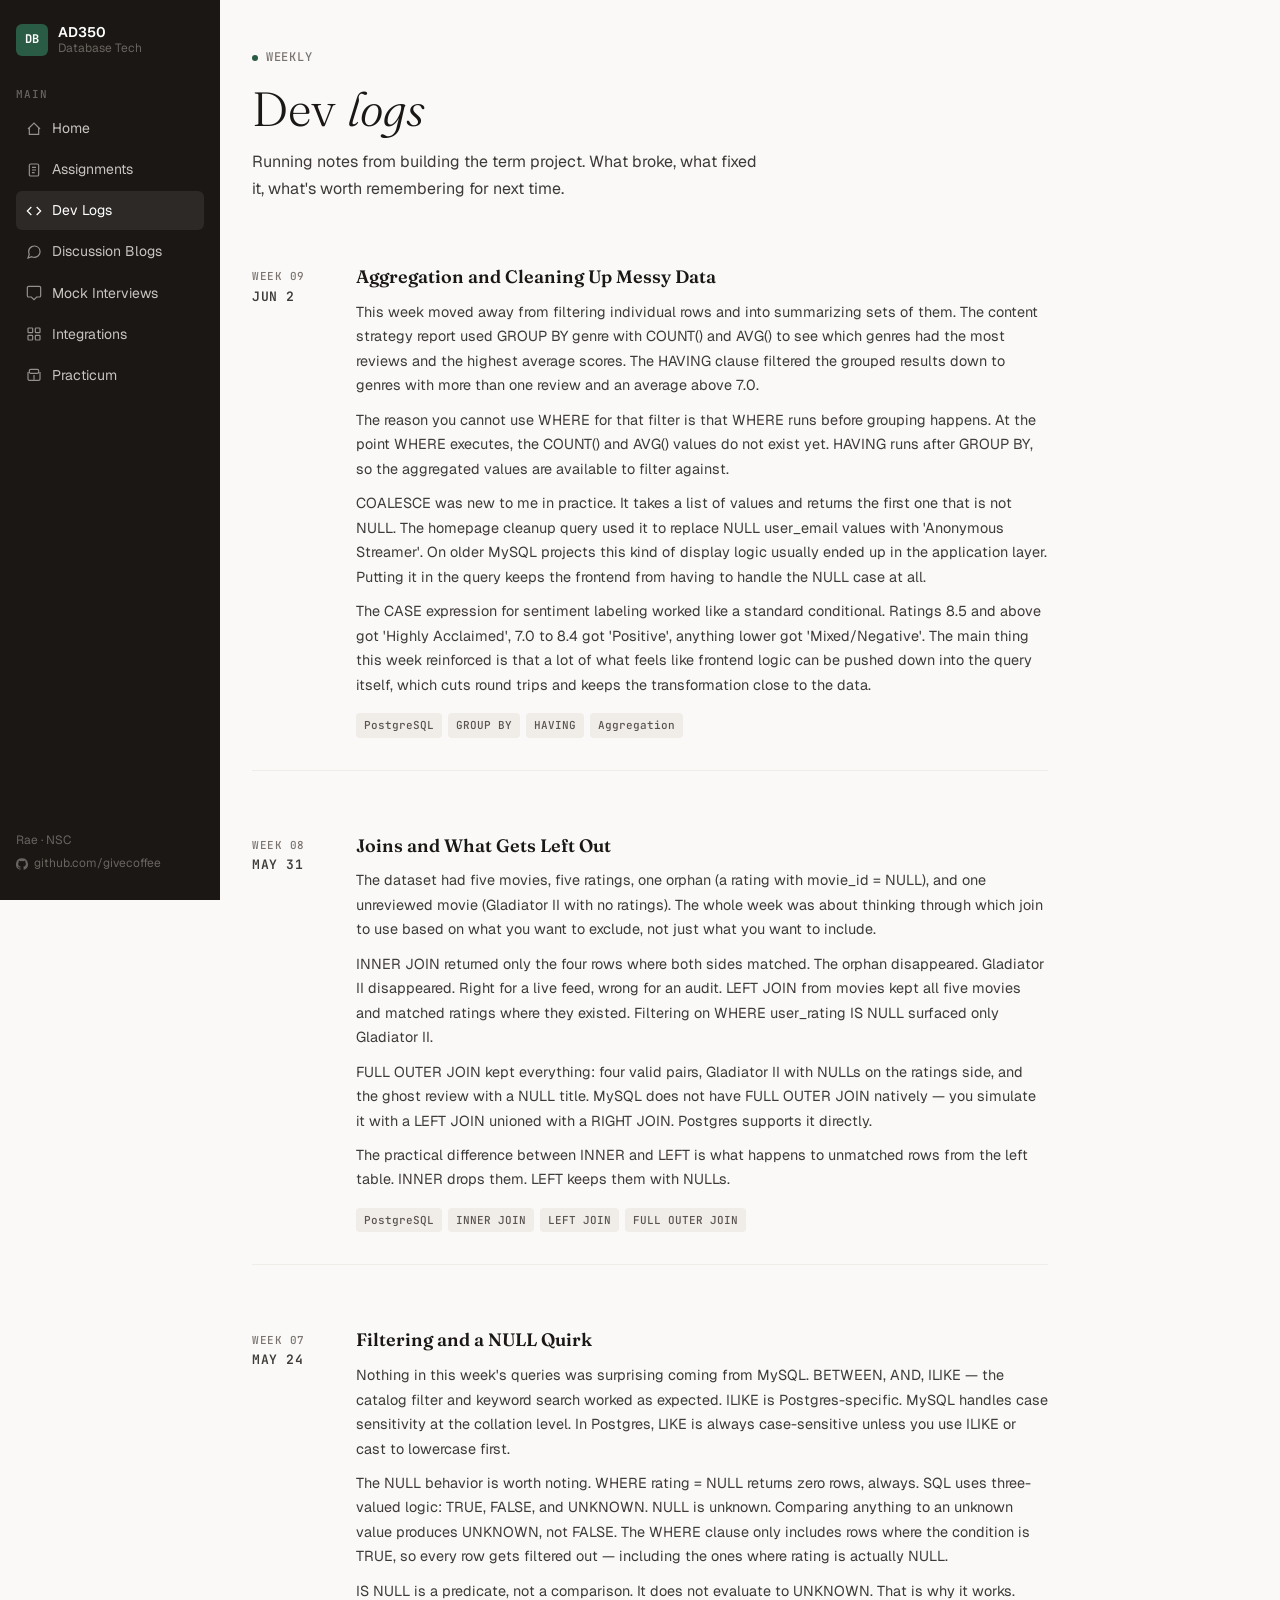
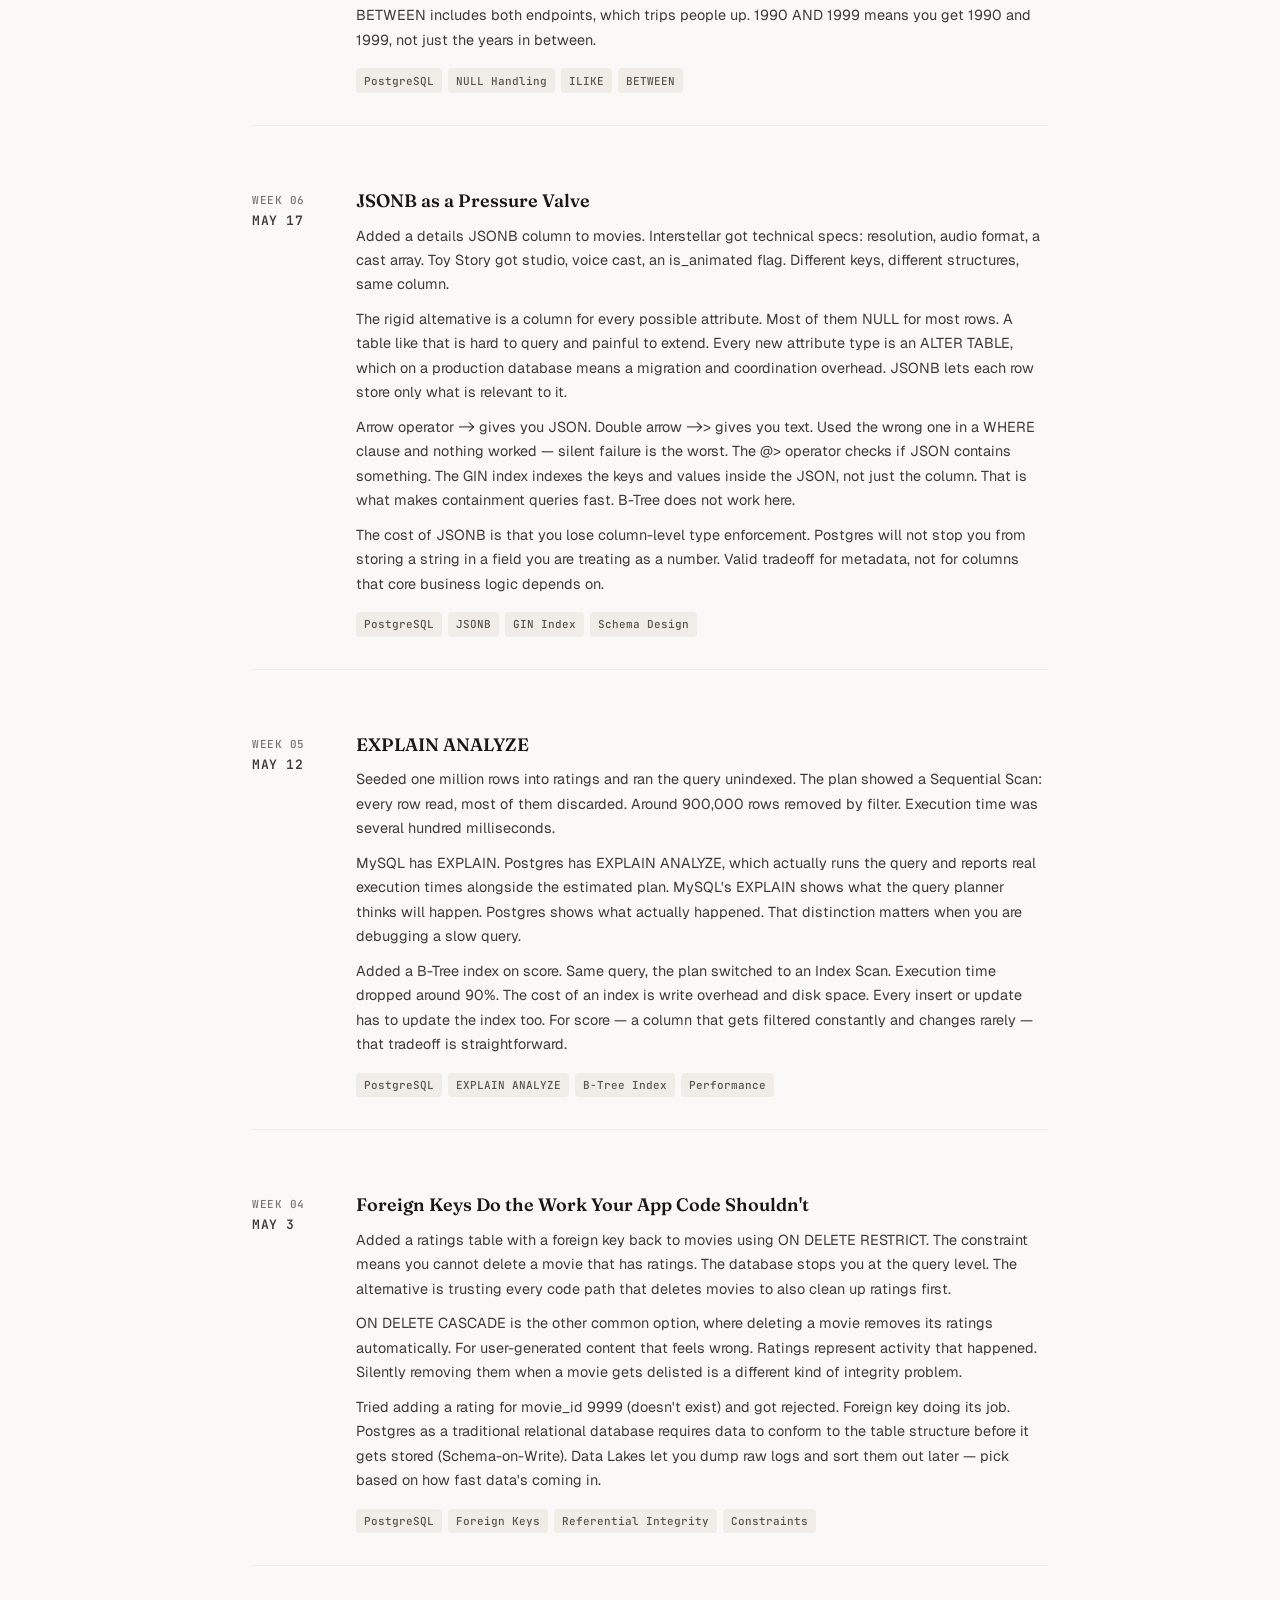
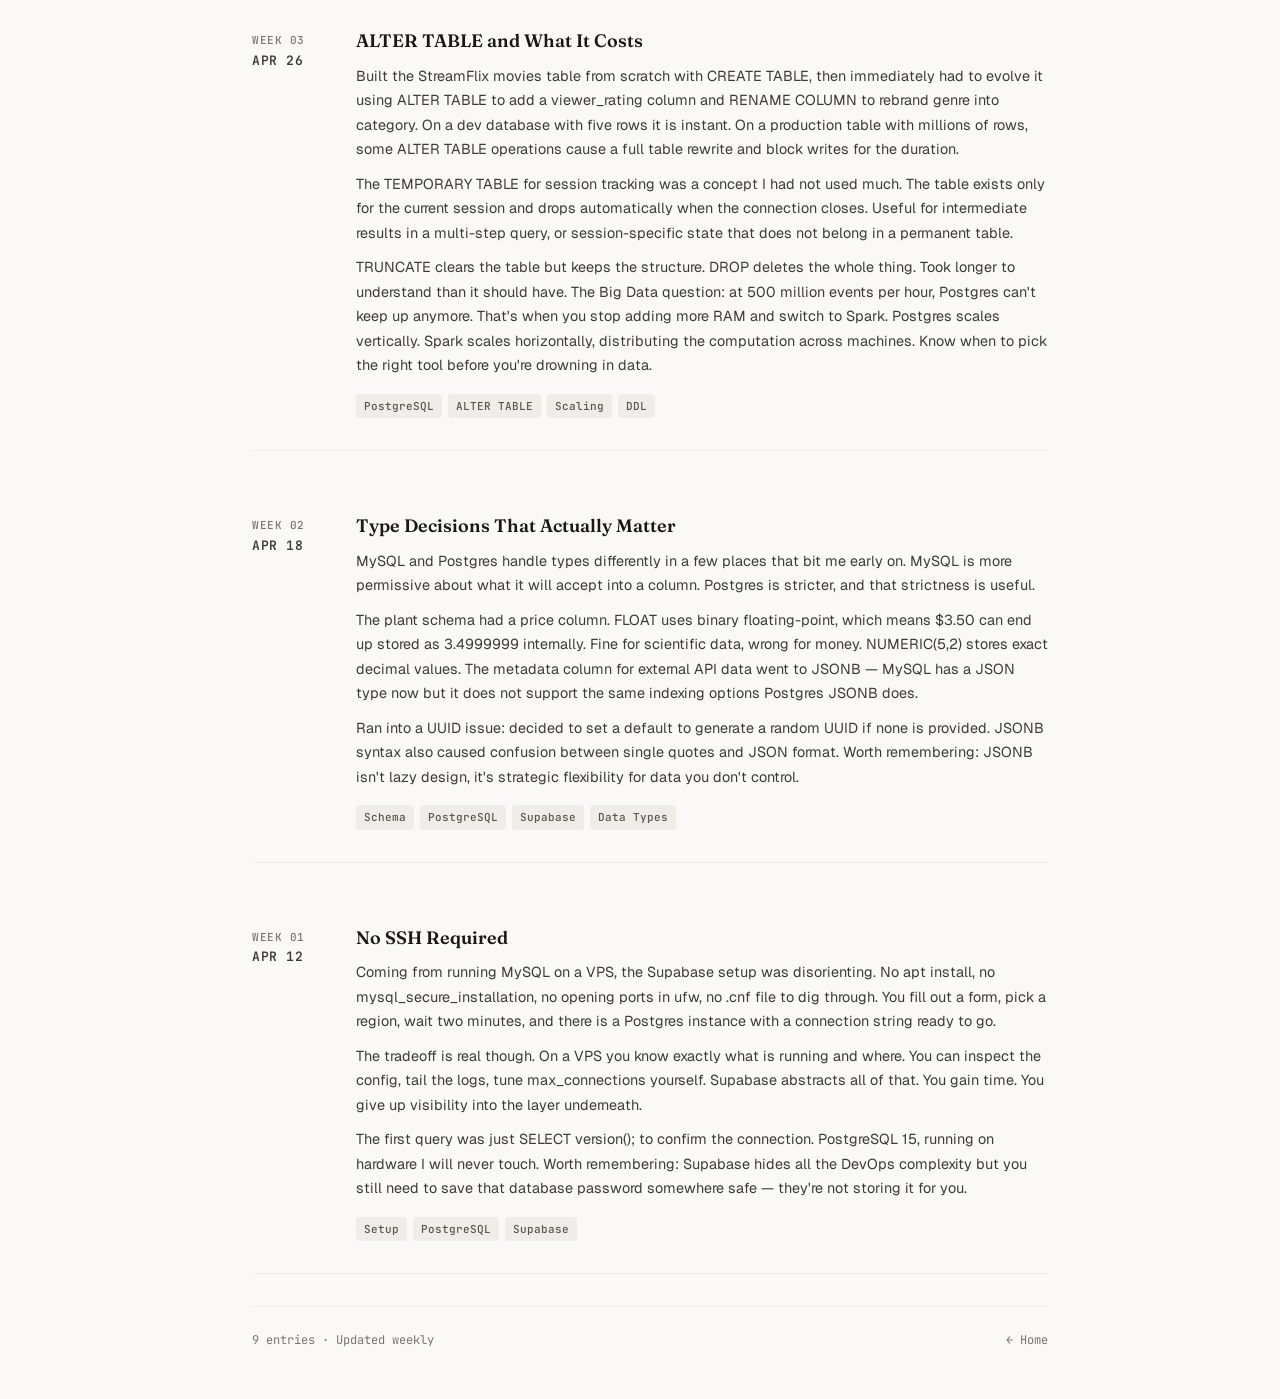
<file: docs/devlogs.html>
<!DOCTYPE html>
<html lang="en">
<head>
  <meta charset="UTF-8">
  <meta name="viewport" content="width=device-width, initial-scale=1.0">
  <title>Dev Logs · AD350</title>
  <link rel="preconnect" href="https://fonts.googleapis.com">
  <link rel="preconnect" href="https://fonts.gstatic.com" crossorigin>
  <link href="https://fonts.googleapis.com/css2?family=Fraunces:opsz,wght@9..144,300;9..144,400;9..144,500;9..144,600;9..144,800&family=JetBrains+Mono:wght@400;500;700&family=Geist:wght@300;400;500;600&display=swap" rel="stylesheet">
  <link rel="stylesheet" href="assets/style.css">
</head>
<body>

<button class="menu-toggle" aria-label="Menu">
  <svg width="20" height="20" viewBox="0 0 24 24" fill="none" stroke="currentColor" stroke-width="2">
    <line x1="3" y1="6" x2="21" y2="6"/>
    <line x1="3" y1="12" x2="21" y2="12"/>
    <line x1="3" y1="18" x2="21" y2="18"/>
  </svg>
</button>

<div class="layout">

  <aside>
    <a class="brand" href="index.html">
      <div class="brand-mark">DB</div>
      <div class="brand-text">AD350<small>Database Tech</small></div>
    </a>
    <nav>
      <h4>Main</h4>
      <ul>
        <li><a href="index.html" data-page="index.html">
          <svg class="icon" viewBox="0 0 24 24" fill="none" stroke="currentColor" stroke-width="1.8"><path d="M3 12L12 3l9 9"/><path d="M5 10v10h14V10"/></svg>Home
        </a></li>
        <li><a href="assignments.html" data-page="assignments.html">
          <svg class="icon" viewBox="0 0 24 24" fill="none" stroke="currentColor" stroke-width="1.8"><rect x="5" y="3" width="14" height="18" rx="2"/><path d="M9 8h6M9 12h6M9 16h4"/></svg>Assignments
        </a></li>
        <li><a href="devlogs.html" data-page="devlogs.html">
          <svg class="icon" viewBox="0 0 24 24" fill="none" stroke="currentColor" stroke-width="1.8"><polyline points="8 6 2 12 8 18"/><polyline points="16 6 22 12 16 18"/></svg>Dev Logs
        </a></li>
        <li><a href="blogs.html" data-page="blogs.html">
          <svg class="icon" viewBox="0 0 24 24" fill="none" stroke="currentColor" stroke-width="1.8"><path d="M21 11.5a8.38 8.38 0 0 1-.9 3.8 8.5 8.5 0 0 1-7.6 4.7 8.38 8.38 0 0 1-3.8-.9L3 21l1.9-5.7a8.38 8.38 0 0 1-.9-3.8 8.5 8.5 0 0 1 4.7-7.6 8.38 8.38 0 0 1 3.8-.9h.5a8.48 8.48 0 0 1 8 8v.5z"/></svg>Discussion Blogs
        </a></li>
        <li><a href="interviews.html" data-page="interviews.html">
          <svg class="icon" viewBox="0 0 24 24" fill="none" stroke="currentColor" stroke-width="1.8"><path d="M20 2H4a2 2 0 0 0-2 2v12a2 2 0 0 0 2 2h4l4 4 4-4h4a2 2 0 0 0 2-2V4a2 2 0 0 0-2-2z"/></svg>Mock Interviews
        </a></li>
        <li><a href="integrations.html" data-page="integrations.html">
          <svg class="icon" viewBox="0 0 24 24" fill="none" stroke="currentColor" stroke-width="1.8"><rect x="3" y="3" width="7" height="7" rx="1"/><rect x="14" y="3" width="7" height="7" rx="1"/><rect x="3" y="14" width="7" height="7" rx="1"/><rect x="14" y="14" width="7" height="7" rx="1"/></svg>Integrations
        </a></li>
        <li><a href="practicum.html" data-page="practicum.html">
          <svg class="icon" viewBox="0 0 24 24" fill="none" stroke="currentColor" stroke-width="1.8"><path d="M21 7.5V18a2 2 0 0 1-2 2H5a2 2 0 0 1-2-2V7.5M7 3.5h10a2 2 0 0 1 2 2v2a2 2 0 0 1-2 2H7a2 2 0 0 1-2-2v-2a2 2 0 0 1 2-2z"/><path d="M12 12v5M12 17v2"/></svg>Practicum
        </a></li>
      </ul>
    </nav>
    <div class="sidebar-foot">
      Rae &middot; NSC<br>
      <a href="https://github.com/givecoffee/AD350" target="_blank" rel="noopener">
        <svg width="12" height="12" viewBox="0 0 24 24" fill="currentColor"><path d="M12 .3a12 12 0 0 0-3.8 23.4c.6.1.8-.3.8-.6v-2c-3.3.7-4-1.6-4-1.6-.6-1.4-1.4-1.8-1.4-1.8-1.1-.7.1-.7.1-.7 1.2.1 1.9 1.2 1.9 1.2 1.1 1.8 2.8 1.3 3.5 1 .1-.8.4-1.3.8-1.6-2.7-.3-5.5-1.3-5.5-6 0-1.2.5-2.3 1.3-3.1-.2-.4-.6-1.6 0-3.2 0 0 1-.3 3.4 1.2a11.5 11.5 0 0 1 6 0c2.3-1.5 3.3-1.2 3.3-1.2.7 1.6.2 2.8.1 3.2.9.8 1.3 1.9 1.3 3.1 0 4.6-2.8 5.6-5.5 5.9.5.4.9 1 .9 2.2v3.3c0 .3.1.7.8.6A12 12 0 0 0 12 .3"/></svg>
        github.com/givecoffee
      </a>
    </div>
  </aside>

  <main>
    <div class="page-header">
      <div class="eyebrow"><span class="dot"></span>Weekly</div>
      <h1>Dev <span class="italic">logs</span></h1>
      <p>Running notes from building the term project. What broke, what fixed it, what's worth remembering for next time.</p>
    </div>

    <div class="log-entry">
      <div class="log-date">Week 09<strong>Jun 2</strong></div>
      <div class="log-body">
        <h3>Aggregation and Cleaning Up Messy Data</h3>
        <p>This week moved away from filtering individual rows and into summarizing sets of them. The content strategy report used GROUP BY genre with COUNT() and AVG() to see which genres had the most reviews and the highest average scores. The HAVING clause filtered the grouped results down to genres with more than one review and an average above 7.0.</p>
        <p>The reason you cannot use WHERE for that filter is that WHERE runs before grouping happens. At the point WHERE executes, the COUNT() and AVG() values do not exist yet. HAVING runs after GROUP BY, so the aggregated values are available to filter against.</p>
        <p>COALESCE was new to me in practice. It takes a list of values and returns the first one that is not NULL. The homepage cleanup query used it to replace NULL user_email values with 'Anonymous Streamer'. On older MySQL projects this kind of display logic usually ended up in the application layer. Putting it in the query keeps the frontend from having to handle the NULL case at all.</p>
        <p>The CASE expression for sentiment labeling worked like a standard conditional. Ratings 8.5 and above got 'Highly Acclaimed', 7.0 to 8.4 got 'Positive', anything lower got 'Mixed/Negative'. The main thing this week reinforced is that a lot of what feels like frontend logic can be pushed down into the query itself, which cuts round trips and keeps the transformation close to the data.</p>
        <div class="log-tags">
          <span class="log-tag">PostgreSQL</span>
          <span class="log-tag">GROUP BY</span>
          <span class="log-tag">HAVING</span>
          <span class="log-tag">Aggregation</span>
        </div>
      </div>
    </div>

    <div class="log-entry">
      <div class="log-date">Week 08<strong>May 31</strong></div>
      <div class="log-body">
        <h3>Joins and What Gets Left Out</h3>
        <p>The dataset had five movies, five ratings, one orphan (a rating with movie_id = NULL), and one unreviewed movie (Gladiator II with no ratings). The whole week was about thinking through which join to use based on what you want to exclude, not just what you want to include.</p>
        <p>INNER JOIN returned only the four rows where both sides matched. The orphan disappeared. Gladiator II disappeared. Right for a live feed, wrong for an audit. LEFT JOIN from movies kept all five movies and matched ratings where they existed. Filtering on WHERE user_rating IS NULL surfaced only Gladiator II.</p>
        <p>FULL OUTER JOIN kept everything: four valid pairs, Gladiator II with NULLs on the ratings side, and the ghost review with a NULL title. MySQL does not have FULL OUTER JOIN natively — you simulate it with a LEFT JOIN unioned with a RIGHT JOIN. Postgres supports it directly.</p>
        <p>The practical difference between INNER and LEFT is what happens to unmatched rows from the left table. INNER drops them. LEFT keeps them with NULLs.</p>
        <div class="log-tags">
          <span class="log-tag">PostgreSQL</span>
          <span class="log-tag">INNER JOIN</span>
          <span class="log-tag">LEFT JOIN</span>
          <span class="log-tag">FULL OUTER JOIN</span>
        </div>
      </div>
    </div>

    <div class="log-entry">
      <div class="log-date">Week 07<strong>May 24</strong></div>
      <div class="log-body">
        <h3>Filtering and a NULL Quirk</h3>
        <p>Nothing in this week's queries was surprising coming from MySQL. BETWEEN, AND, ILIKE — the catalog filter and keyword search worked as expected. ILIKE is Postgres-specific. MySQL handles case sensitivity at the collation level. In Postgres, LIKE is always case-sensitive unless you use ILIKE or cast to lowercase first.</p>
        <p>The NULL behavior is worth noting. WHERE rating = NULL returns zero rows, always. SQL uses three-valued logic: TRUE, FALSE, and UNKNOWN. NULL is unknown. Comparing anything to an unknown value produces UNKNOWN, not FALSE. The WHERE clause only includes rows where the condition is TRUE, so every row gets filtered out — including the ones where rating is actually NULL.</p>
        <p>IS NULL is a predicate, not a comparison. It does not evaluate to UNKNOWN. That is why it works. BETWEEN includes both endpoints, which trips people up. 1990 AND 1999 means you get 1990 and 1999, not just the years in between.</p>
        <div class="log-tags">
          <span class="log-tag">PostgreSQL</span>
          <span class="log-tag">NULL Handling</span>
          <span class="log-tag">ILIKE</span>
          <span class="log-tag">BETWEEN</span>
        </div>
      </div>
    </div>

    <div class="log-entry">
      <div class="log-date">Week 06<strong>May 17</strong></div>
      <div class="log-body">
        <h3>JSONB as a Pressure Valve</h3>
        <p>Added a details JSONB column to movies. Interstellar got technical specs: resolution, audio format, a cast array. Toy Story got studio, voice cast, an is_animated flag. Different keys, different structures, same column.</p>
        <p>The rigid alternative is a column for every possible attribute. Most of them NULL for most rows. A table like that is hard to query and painful to extend. Every new attribute type is an ALTER TABLE, which on a production database means a migration and coordination overhead. JSONB lets each row store only what is relevant to it.</p>
        <p>Arrow operator -> gives you JSON. Double arrow ->> gives you text. Used the wrong one in a WHERE clause and nothing worked — silent failure is the worst. The @> operator checks if JSON contains something. The GIN index indexes the keys and values inside the JSON, not just the column. That is what makes containment queries fast. B-Tree does not work here.</p>
        <p>The cost of JSONB is that you lose column-level type enforcement. Postgres will not stop you from storing a string in a field you are treating as a number. Valid tradeoff for metadata, not for columns that core business logic depends on.</p>
        <div class="log-tags">
          <span class="log-tag">PostgreSQL</span>
          <span class="log-tag">JSONB</span>
          <span class="log-tag">GIN Index</span>
          <span class="log-tag">Schema Design</span>
        </div>
      </div>
    </div>

    <div class="log-entry">
      <div class="log-date">Week 05<strong>May 12</strong></div>
      <div class="log-body">
        <h3>EXPLAIN ANALYZE</h3>
        <p>Seeded one million rows into ratings and ran the query unindexed. The plan showed a Sequential Scan: every row read, most of them discarded. Around 900,000 rows removed by filter. Execution time was several hundred milliseconds.</p>
        <p>MySQL has EXPLAIN. Postgres has EXPLAIN ANALYZE, which actually runs the query and reports real execution times alongside the estimated plan. MySQL's EXPLAIN shows what the query planner thinks will happen. Postgres shows what actually happened. That distinction matters when you are debugging a slow query.</p>
        <p>Added a B-Tree index on score. Same query, the plan switched to an Index Scan. Execution time dropped around 90%. The cost of an index is write overhead and disk space. Every insert or update has to update the index too. For score — a column that gets filtered constantly and changes rarely — that tradeoff is straightforward.</p>
        <div class="log-tags">
          <span class="log-tag">PostgreSQL</span>
          <span class="log-tag">EXPLAIN ANALYZE</span>
          <span class="log-tag">B-Tree Index</span>
          <span class="log-tag">Performance</span>
        </div>
      </div>
    </div>

    <div class="log-entry">
      <div class="log-date">Week 04<strong>May 3</strong></div>
      <div class="log-body">
        <h3>Foreign Keys Do the Work Your App Code Shouldn't</h3>
        <p>Added a ratings table with a foreign key back to movies using ON DELETE RESTRICT. The constraint means you cannot delete a movie that has ratings. The database stops you at the query level. The alternative is trusting every code path that deletes movies to also clean up ratings first.</p>
        <p>ON DELETE CASCADE is the other common option, where deleting a movie removes its ratings automatically. For user-generated content that feels wrong. Ratings represent activity that happened. Silently removing them when a movie gets delisted is a different kind of integrity problem.</p>
        <p>Tried adding a rating for movie_id 9999 (doesn't exist) and got rejected. Foreign key doing its job. Postgres as a traditional relational database requires data to conform to the table structure before it gets stored (Schema-on-Write). Data Lakes let you dump raw logs and sort them out later — pick based on how fast data's coming in.</p>
        <div class="log-tags">
          <span class="log-tag">PostgreSQL</span>
          <span class="log-tag">Foreign Keys</span>
          <span class="log-tag">Referential Integrity</span>
          <span class="log-tag">Constraints</span>
        </div>
      </div>
    </div>

    <div class="log-entry">
      <div class="log-date">Week 03<strong>Apr 26</strong></div>
      <div class="log-body">
        <h3>ALTER TABLE and What It Costs</h3>
        <p>Built the StreamFlix movies table from scratch with CREATE TABLE, then immediately had to evolve it using ALTER TABLE to add a viewer_rating column and RENAME COLUMN to rebrand genre into category. On a dev database with five rows it is instant. On a production table with millions of rows, some ALTER TABLE operations cause a full table rewrite and block writes for the duration.</p>
        <p>The TEMPORARY TABLE for session tracking was a concept I had not used much. The table exists only for the current session and drops automatically when the connection closes. Useful for intermediate results in a multi-step query, or session-specific state that does not belong in a permanent table.</p>
        <p>TRUNCATE clears the table but keeps the structure. DROP deletes the whole thing. Took longer to understand than it should have. The Big Data question: at 500 million events per hour, Postgres can't keep up anymore. That's when you stop adding more RAM and switch to Spark. Postgres scales vertically. Spark scales horizontally, distributing the computation across machines. Know when to pick the right tool before you're drowning in data.</p>
        <div class="log-tags">
          <span class="log-tag">PostgreSQL</span>
          <span class="log-tag">ALTER TABLE</span>
          <span class="log-tag">Scaling</span>
          <span class="log-tag">DDL</span>
        </div>
      </div>
    </div>

    <div class="log-entry">
      <div class="log-date">Week 02<strong>Apr 18</strong></div>
      <div class="log-body">
        <h3>Type Decisions That Actually Matter</h3>
        <p>MySQL and Postgres handle types differently in a few places that bit me early on. MySQL is more permissive about what it will accept into a column. Postgres is stricter, and that strictness is useful.</p>
        <p>The plant schema had a price column. FLOAT uses binary floating-point, which means $3.50 can end up stored as 3.4999999 internally. Fine for scientific data, wrong for money. NUMERIC(5,2) stores exact decimal values. The metadata column for external API data went to JSONB — MySQL has a JSON type now but it does not support the same indexing options Postgres JSONB does.</p>
        <p>Ran into a UUID issue: decided to set a default to generate a random UUID if none is provided. JSONB syntax also caused confusion between single quotes and JSON format. Worth remembering: JSONB isn't lazy design, it's strategic flexibility for data you don't control.</p>
        <div class="log-tags">
          <span class="log-tag">Schema</span>
          <span class="log-tag">PostgreSQL</span>
          <span class="log-tag">Supabase</span>
          <span class="log-tag">Data Types</span>
        </div>
      </div>
    </div>

    <div class="log-entry">
      <div class="log-date">Week 01<strong>Apr 12</strong></div>
      <div class="log-body">
        <h3>No SSH Required</h3>
        <p>Coming from running MySQL on a VPS, the Supabase setup was disorienting. No apt install, no mysql_secure_installation, no opening ports in ufw, no .cnf file to dig through. You fill out a form, pick a region, wait two minutes, and there is a Postgres instance with a connection string ready to go.</p>
        <p>The tradeoff is real though. On a VPS you know exactly what is running and where. You can inspect the config, tail the logs, tune max_connections yourself. Supabase abstracts all of that. You gain time. You give up visibility into the layer underneath.</p>
        <p>The first query was just SELECT version(); to confirm the connection. PostgreSQL 15, running on hardware I will never touch. Worth remembering: Supabase hides all the DevOps complexity but you still need to save that database password somewhere safe — they're not storing it for you.</p>
        <div class="log-tags">
          <span class="log-tag">Setup</span>
          <span class="log-tag">PostgreSQL</span>
          <span class="log-tag">Supabase</span>
        </div>
      </div>
    </div>

    <footer class="page-foot">
      <div>9 entries &middot; Updated weekly</div>
      <div><a href="index.html">&larr; Home</a></div>
    </footer>
  </main>

</div>

<script src="assets/app.js"></script>
</body>
</html>
</file>
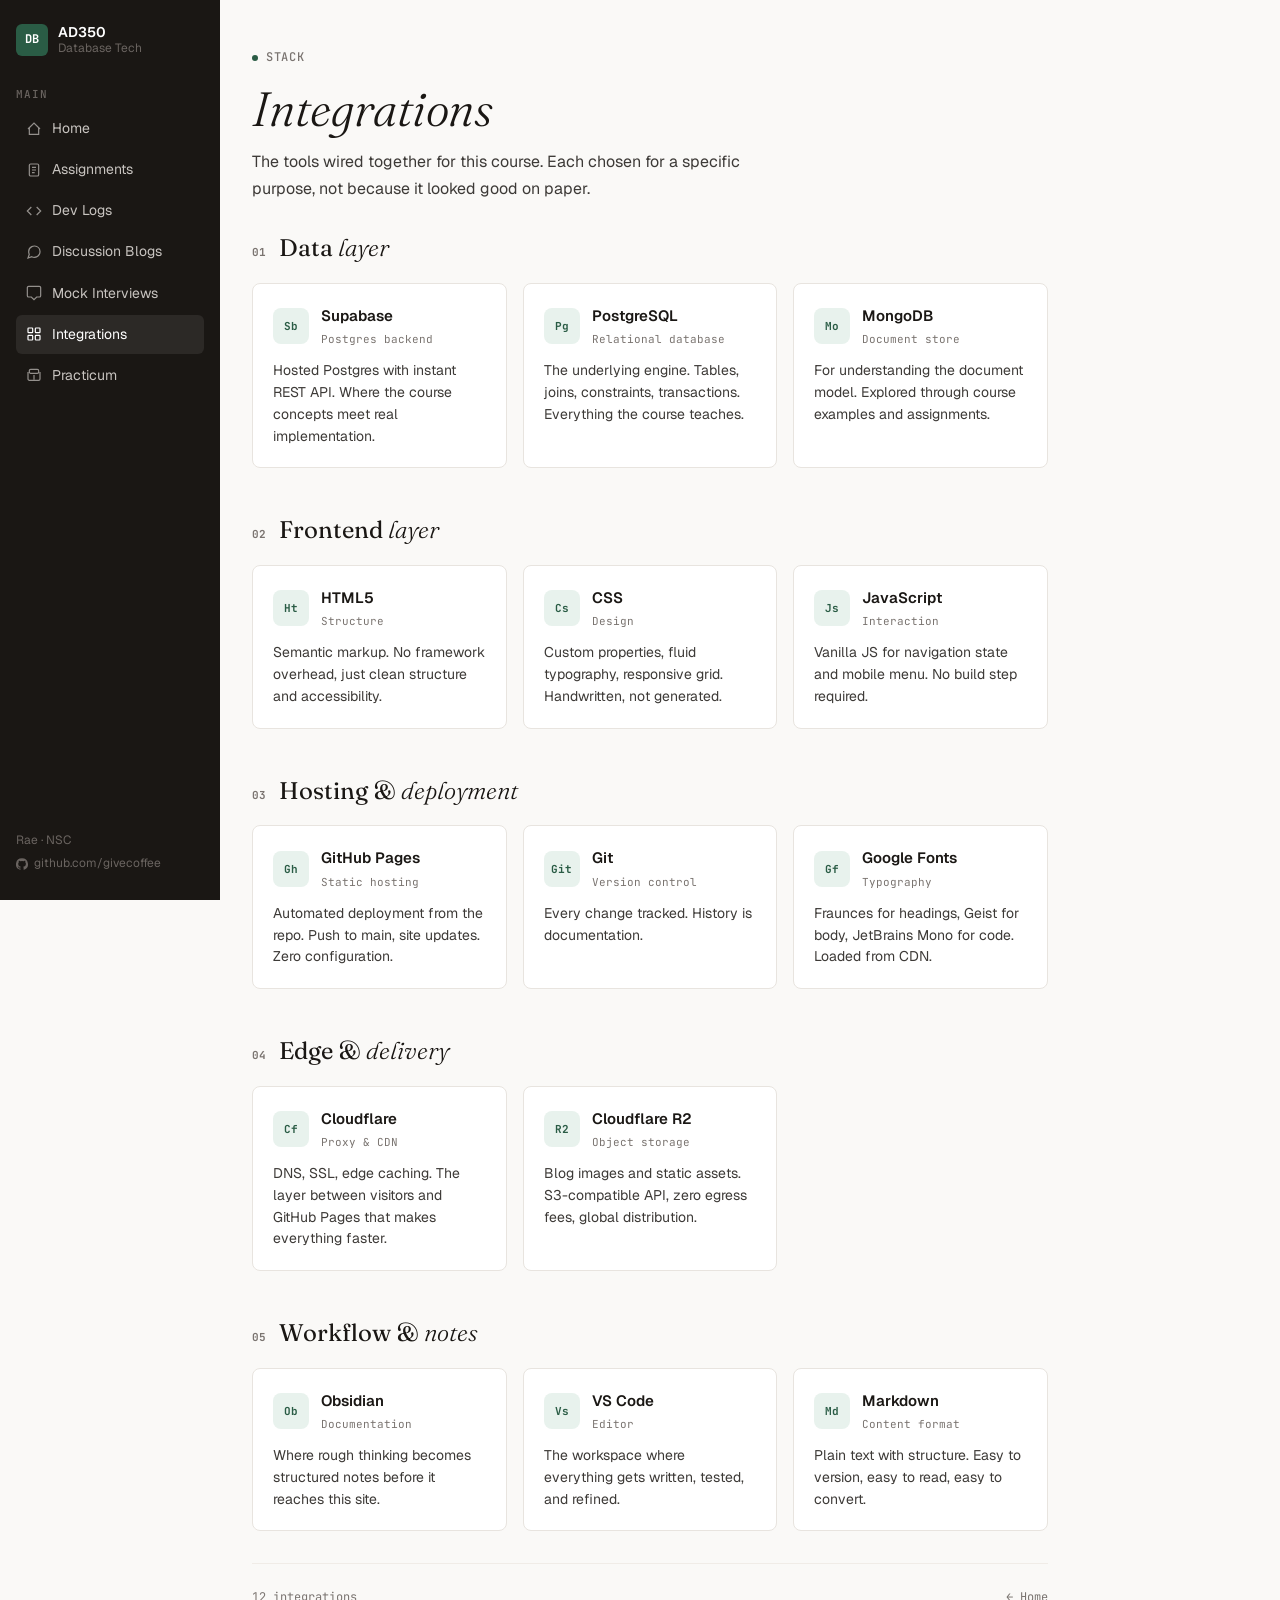
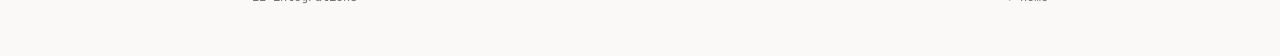
<file: docs/integrations.html>
<!DOCTYPE html>
<html lang="en">
<head>
  <meta charset="UTF-8">
  <meta name="viewport" content="width=device-width, initial-scale=1.0">
  <title>Integrations · AD350</title>
  <link rel="preconnect" href="https://fonts.googleapis.com">
  <link rel="preconnect" href="https://fonts.gstatic.com" crossorigin>
  <link href="https://fonts.googleapis.com/css2?family=Fraunces:opsz,wght@9..144,300;9..144,400;9..144,500;9..144,600;9..144,800&family=JetBrains+Mono:wght@400;500;700&family=Geist:wght@300;400;500;600&display=swap" rel="stylesheet">
  <link rel="stylesheet" href="assets/style.css">
</head>
<body>

<button class="menu-toggle" aria-label="Menu">
  <svg width="20" height="20" viewBox="0 0 24 24" fill="none" stroke="currentColor" stroke-width="2">
    <line x1="3" y1="6" x2="21" y2="6"/>
    <line x1="3" y1="12" x2="21" y2="12"/>
    <line x1="3" y1="18" x2="21" y2="18"/>
  </svg>
</button>

<div class="layout">

  <aside>
    <a class="brand" href="index.html">
      <div class="brand-mark">DB</div>
      <div class="brand-text">AD350<small>Database Tech</small></div>
    </a>
    <nav>
      <h4>Main</h4>
      <ul>
        <li><a href="index.html" data-page="index.html">
          <svg class="icon" viewBox="0 0 24 24" fill="none" stroke="currentColor" stroke-width="1.8"><path d="M3 12L12 3l9 9"/><path d="M5 10v10h14V10"/></svg>Home
        </a></li>
        <li><a href="assignments.html" data-page="assignments.html">
          <svg class="icon" viewBox="0 0 24 24" fill="none" stroke="currentColor" stroke-width="1.8"><rect x="5" y="3" width="14" height="18" rx="2"/><path d="M9 8h6M9 12h6M9 16h4"/></svg>Assignments
        </a></li>
        <li><a href="devlogs.html" data-page="devlogs.html">
          <svg class="icon" viewBox="0 0 24 24" fill="none" stroke="currentColor" stroke-width="1.8"><polyline points="8 6 2 12 8 18"/><polyline points="16 6 22 12 16 18"/></svg>Dev Logs
        </a></li>
        <li><a href="blogs.html" data-page="blogs.html">
          <svg class="icon" viewBox="0 0 24 24" fill="none" stroke="currentColor" stroke-width="1.8"><path d="M21 11.5a8.38 8.38 0 0 1-.9 3.8 8.5 8.5 0 0 1-7.6 4.7 8.38 8.38 0 0 1-3.8-.9L3 21l1.9-5.7a8.38 8.38 0 0 1-.9-3.8 8.5 8.5 0 0 1 4.7-7.6 8.38 8.38 0 0 1 3.8-.9h.5a8.48 8.48 0 0 1 8 8v.5z"/></svg>Discussion Blogs
        </a></li>
        <li><a href="interviews.html" data-page="interviews.html">
          <svg class="icon" viewBox="0 0 24 24" fill="none" stroke="currentColor" stroke-width="1.8"><path d="M20 2H4a2 2 0 0 0-2 2v12a2 2 0 0 0 2 2h4l4 4 4-4h4a2 2 0 0 0 2-2V4a2 2 0 0 0-2-2z"/></svg>Mock Interviews
        </a></li>
        <li><a href="integrations.html" data-page="integrations.html">
          <svg class="icon" viewBox="0 0 24 24" fill="none" stroke="currentColor" stroke-width="1.8"><rect x="3" y="3" width="7" height="7" rx="1"/><rect x="14" y="3" width="7" height="7" rx="1"/><rect x="3" y="14" width="7" height="7" rx="1"/><rect x="14" y="14" width="7" height="7" rx="1"/></svg>Integrations
        </a></li>
        <li><a href="practicum.html" data-page="practicum.html">
          <svg class="icon" viewBox="0 0 24 24" fill="none" stroke="currentColor" stroke-width="1.8"><path d="M21 7.5V18a2 2 0 0 1-2 2H5a2 2 0 0 1-2-2V7.5M7 3.5h10a2 2 0 0 1 2 2v2a2 2 0 0 1-2 2H7a2 2 0 0 1-2-2v-2a2 2 0 0 1 2-2z"/><path d="M12 12v5M12 17v2"/></svg>Practicum
        </a></li>
      </ul>
    </nav>
    <div class="sidebar-foot">
      Rae &middot; NSC<br>
      <a href="https://github.com/givecoffee/AD350" target="_blank" rel="noopener">
        <svg width="12" height="12" viewBox="0 0 24 24" fill="currentColor"><path d="M12 .3a12 12 0 0 0-3.8 23.4c.6.1.8-.3.8-.6v-2c-3.3.7-4-1.6-4-1.6-.6-1.4-1.4-1.8-1.4-1.8-1.1-.7.1-.7.1-.7 1.2.1 1.9 1.2 1.9 1.2 1.1 1.8 2.8 1.3 3.5 1 .1-.8.4-1.3.8-1.6-2.7-.3-5.5-1.3-5.5-6 0-1.2.5-2.3 1.3-3.1-.2-.4-.6-1.6 0-3.2 0 0 1-.3 3.4 1.2a11.5 11.5 0 0 1 6 0c2.3-1.5 3.3-1.2 3.3-1.2.7 1.6.2 2.8.1 3.2.9.8 1.3 1.9 1.3 3.1 0 4.6-2.8 5.6-5.5 5.9.5.4.9 1 .9 2.2v3.3c0 .3.1.7.8.6A12 12 0 0 0 12 .3"/></svg>
        github.com/givecoffee
      </a>
    </div>
  </aside>

  <main>
    <div class="page-header">
      <div class="eyebrow"><span class="dot"></span>Stack</div>
      <h1><span class="italic">Integrations</span></h1>
      <p>The tools wired together for this course. Each chosen for a specific purpose, not because it looked good on paper.</p>
    </div>

    <section>
      <div class="section-head">
        <span class="section-num">01</span>
        <h2>Data <span class="italic">layer</span></h2>
      </div>
      <div class="stack-grid">
        <div class="stack-item">
          <div class="stack-head">
            <div class="stack-logo">Sb</div>
            <div>
              <div class="stack-name">Supabase</div>
              <div class="stack-role">Postgres backend</div>
            </div>
          </div>
          <p>Hosted Postgres with instant REST API. Where the course concepts meet real implementation.</p>
        </div>
        <div class="stack-item">
          <div class="stack-head">
            <div class="stack-logo">Pg</div>
            <div>
              <div class="stack-name">PostgreSQL</div>
              <div class="stack-role">Relational database</div>
            </div>
          </div>
          <p>The underlying engine. Tables, joins, constraints, transactions. Everything the course teaches.</p>
        </div>
        <div class="stack-item">
          <div class="stack-head">
            <div class="stack-logo">Mo</div>
            <div>
              <div class="stack-name">MongoDB</div>
              <div class="stack-role">Document store</div>
            </div>
          </div>
          <p>For understanding the document model. Explored through course examples and assignments.</p>
        </div>
      </div>
    </section>

    <section>
      <div class="section-head">
        <span class="section-num">02</span>
        <h2>Frontend <span class="italic">layer</span></h2>
      </div>
      <div class="stack-grid">
        <div class="stack-item">
          <div class="stack-head">
            <div class="stack-logo">Ht</div>
            <div>
              <div class="stack-name">HTML5</div>
              <div class="stack-role">Structure</div>
            </div>
          </div>
          <p>Semantic markup. No framework overhead, just clean structure and accessibility.</p>
        </div>
        <div class="stack-item">
          <div class="stack-head">
            <div class="stack-logo">Cs</div>
            <div>
              <div class="stack-name">CSS</div>
              <div class="stack-role">Design</div>
            </div>
          </div>
          <p>Custom properties, fluid typography, responsive grid. Handwritten, not generated.</p>
        </div>
        <div class="stack-item">
          <div class="stack-head">
            <div class="stack-logo">Js</div>
            <div>
              <div class="stack-name">JavaScript</div>
              <div class="stack-role">Interaction</div>
            </div>
          </div>
          <p>Vanilla JS for navigation state and mobile menu. No build step required.</p>
        </div>
      </div>
    </section>

    <section>
      <div class="section-head">
        <span class="section-num">03</span>
        <h2>Hosting &amp; <span class="italic">deployment</span></h2>
      </div>
      <div class="stack-grid">
        <div class="stack-item">
          <div class="stack-head">
            <div class="stack-logo">Gh</div>
            <div>
              <div class="stack-name">GitHub Pages</div>
              <div class="stack-role">Static hosting</div>
            </div>
          </div>
          <p>Automated deployment from the repo. Push to main, site updates. Zero configuration.</p>
        </div>
        <div class="stack-item">
          <div class="stack-head">
            <div class="stack-logo">Git</div>
            <div>
              <div class="stack-name">Git</div>
              <div class="stack-role">Version control</div>
            </div>
          </div>
          <p>Every change tracked. History is documentation.</p>
        </div>
        <div class="stack-item">
          <div class="stack-head">
            <div class="stack-logo">Gf</div>
            <div>
              <div class="stack-name">Google Fonts</div>
              <div class="stack-role">Typography</div>
            </div>
          </div>
          <p>Fraunces for headings, Geist for body, JetBrains Mono for code. Loaded from CDN.</p>
        </div>
      </div>
    </section>

    <section>
      <div class="section-head">
        <span class="section-num">04</span>
        <h2>Edge &amp; <span class="italic">delivery</span></h2>
      </div>
      <div class="stack-grid">
        <div class="stack-item">
          <div class="stack-head">
            <div class="stack-logo">Cf</div>
            <div>
              <div class="stack-name">Cloudflare</div>
              <div class="stack-role">Proxy &amp; CDN</div>
            </div>
          </div>
          <p>DNS, SSL, edge caching. The layer between visitors and GitHub Pages that makes everything faster.</p>
        </div>
        <div class="stack-item">
          <div class="stack-head">
            <div class="stack-logo">R2</div>
            <div>
              <div class="stack-name">Cloudflare R2</div>
              <div class="stack-role">Object storage</div>
            </div>
          </div>
          <p>Blog images and static assets. S3-compatible API, zero egress fees, global distribution.</p>
        </div>
      </div>
    </section>

    <section>
      <div class="section-head">
        <span class="section-num">05</span>
        <h2>Workflow &amp; <span class="italic">notes</span></h2>
      </div>
      <div class="stack-grid">
        <div class="stack-item">
          <div class="stack-head">
            <div class="stack-logo">Ob</div>
            <div>
              <div class="stack-name">Obsidian</div>
              <div class="stack-role">Documentation</div>
            </div>
          </div>
          <p>Where rough thinking becomes structured notes before it reaches this site.</p>
        </div>
        <div class="stack-item">
          <div class="stack-head">
            <div class="stack-logo">Vs</div>
            <div>
              <div class="stack-name">VS Code</div>
              <div class="stack-role">Editor</div>
            </div>
          </div>
          <p>The workspace where everything gets written, tested, and refined.</p>
        </div>
        <div class="stack-item">
          <div class="stack-head">
            <div class="stack-logo">Md</div>
            <div>
              <div class="stack-name">Markdown</div>
              <div class="stack-role">Content format</div>
            </div>
          </div>
          <p>Plain text with structure. Easy to version, easy to read, easy to convert.</p>
        </div>
      </div>
    </section>

    <footer class="page-foot">
      <div>12 integrations</div>
      <div><a href="index.html">&larr; Home</a></div>
    </footer>
  </main>

</div>

<script src="assets/app.js"></script>
</body>
</html>
</file>
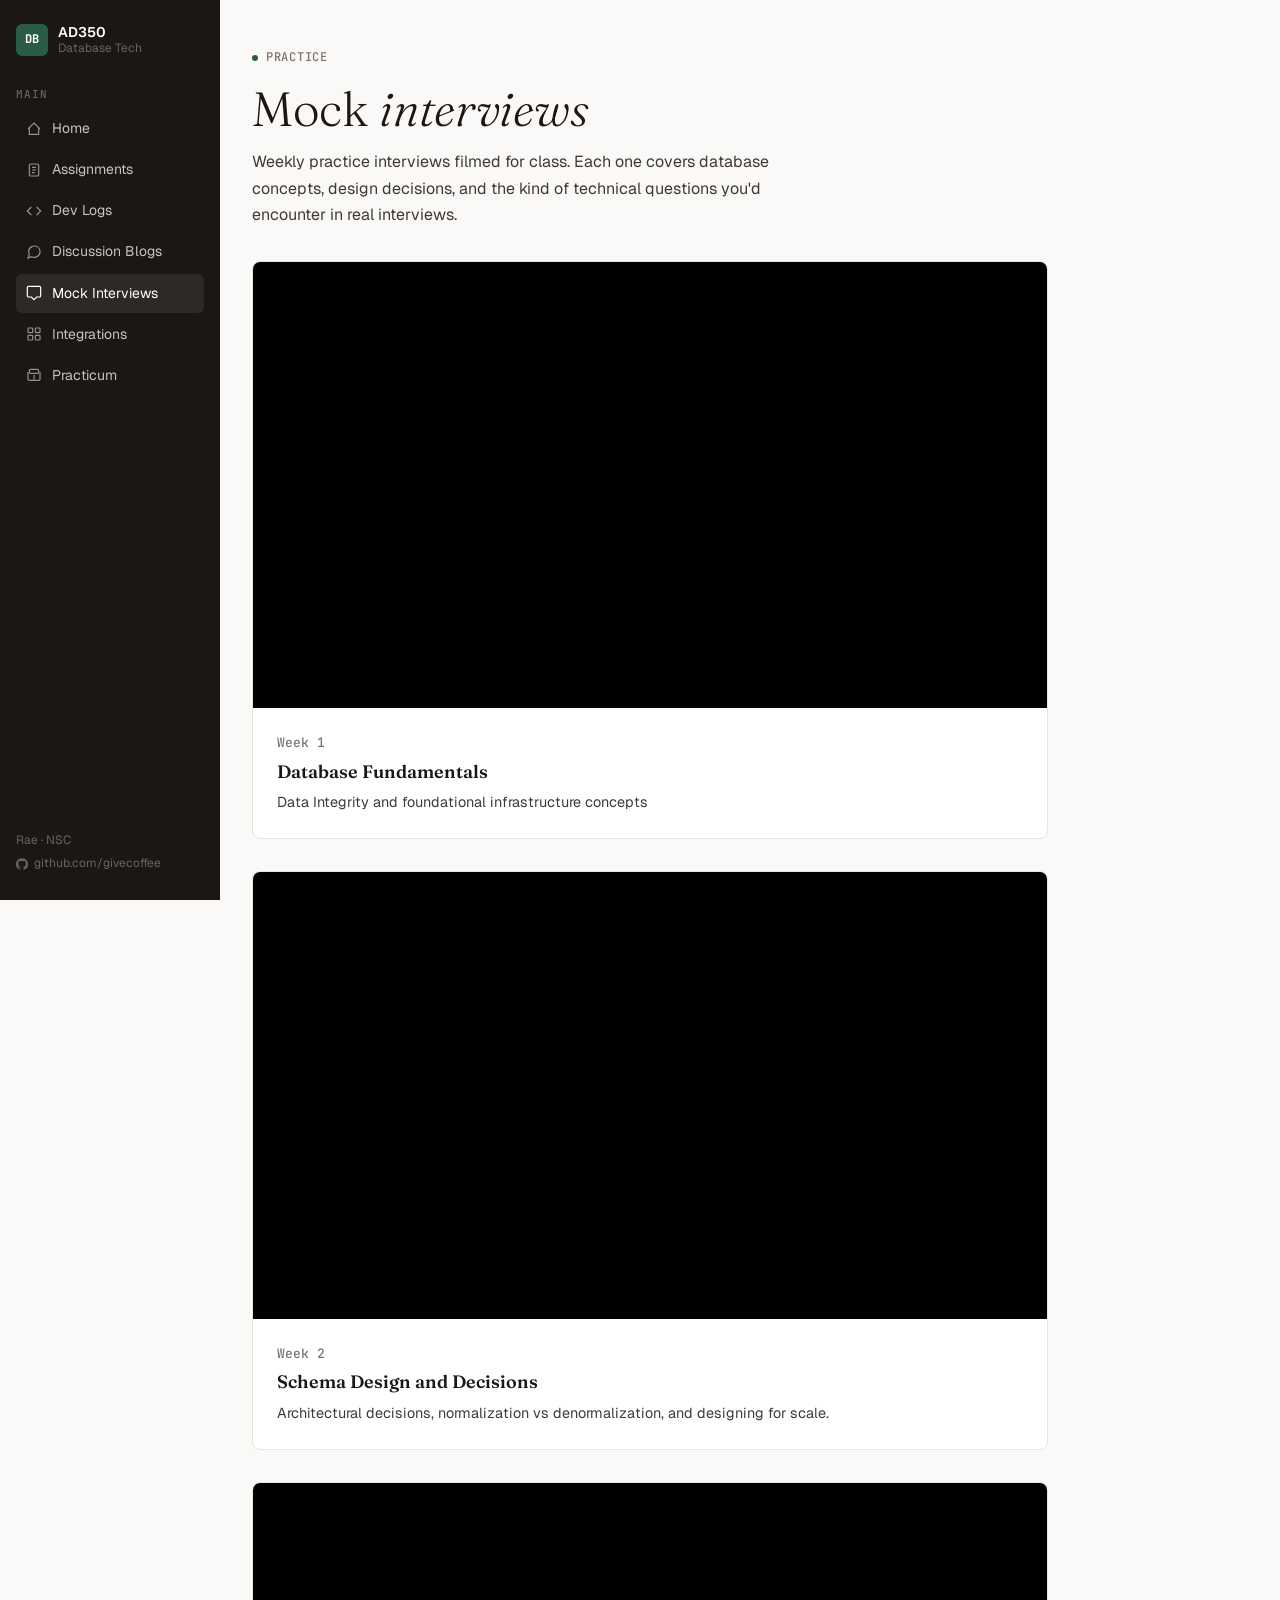
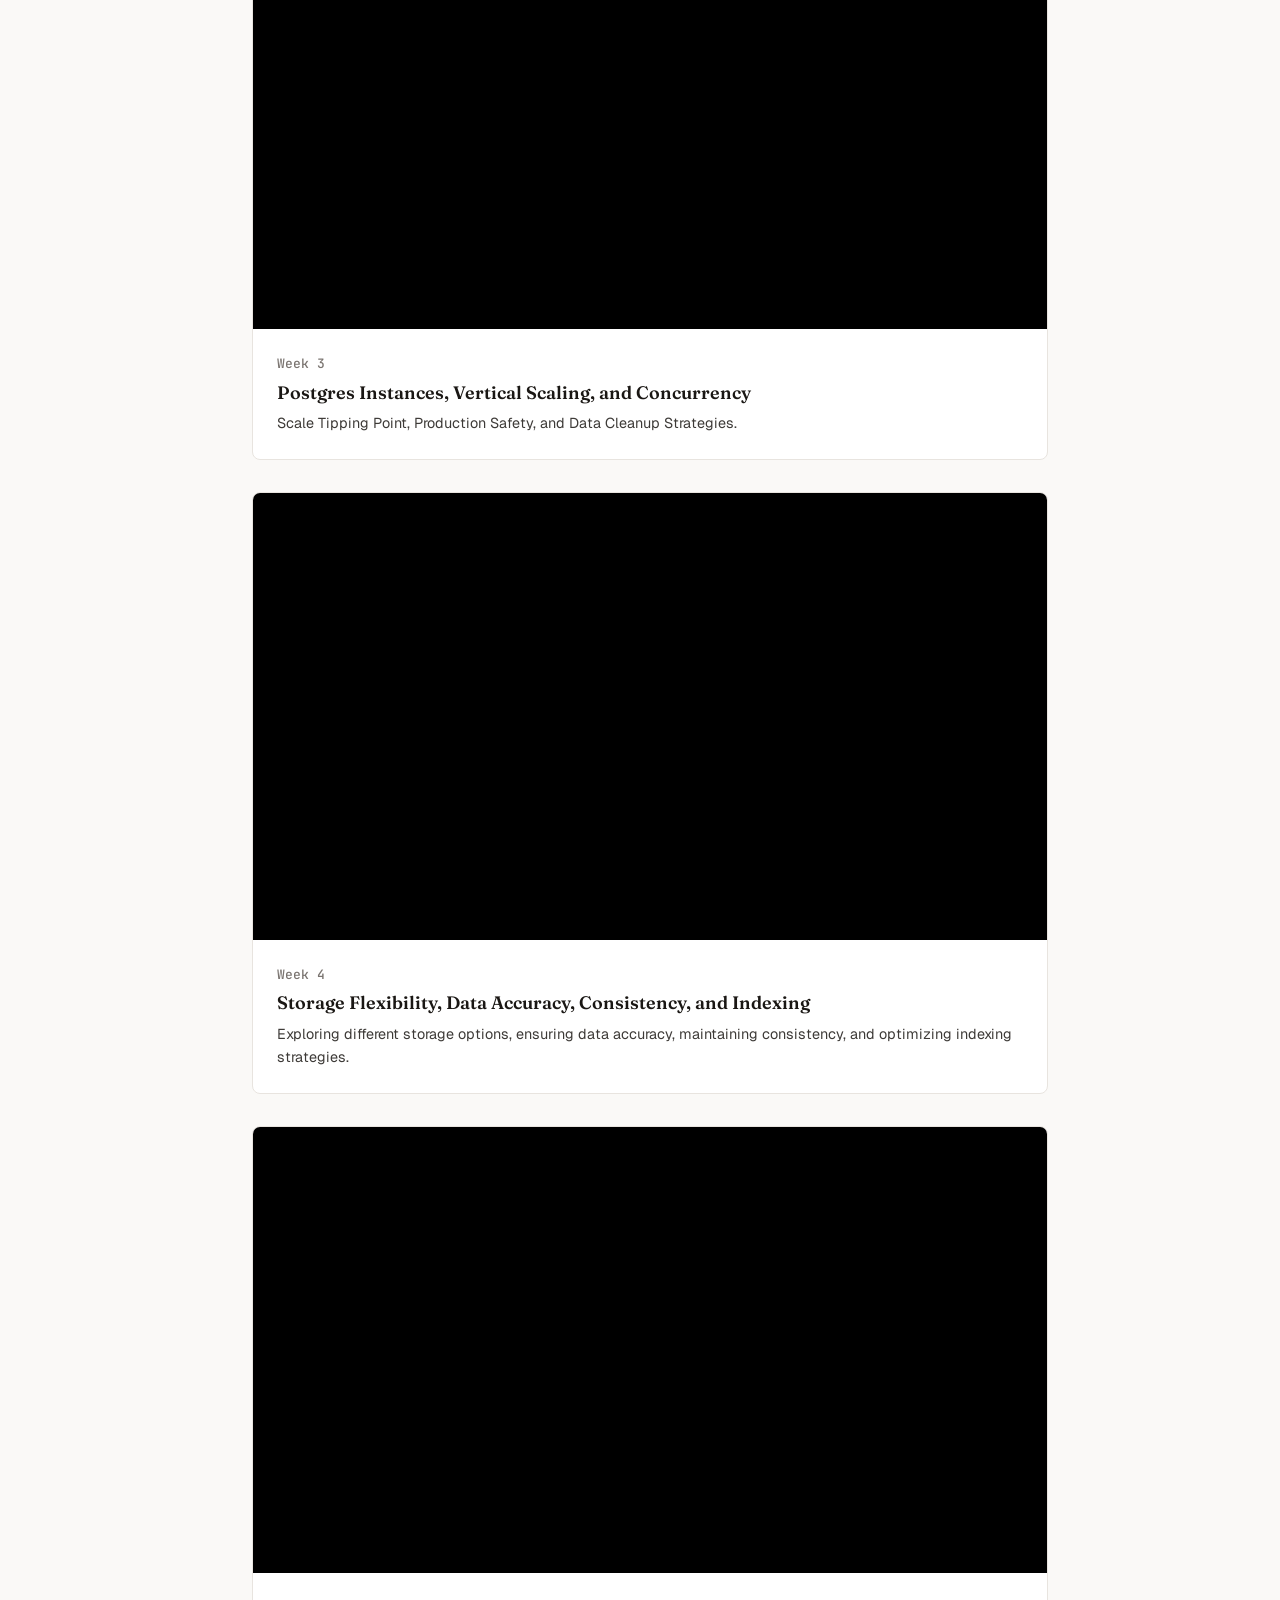
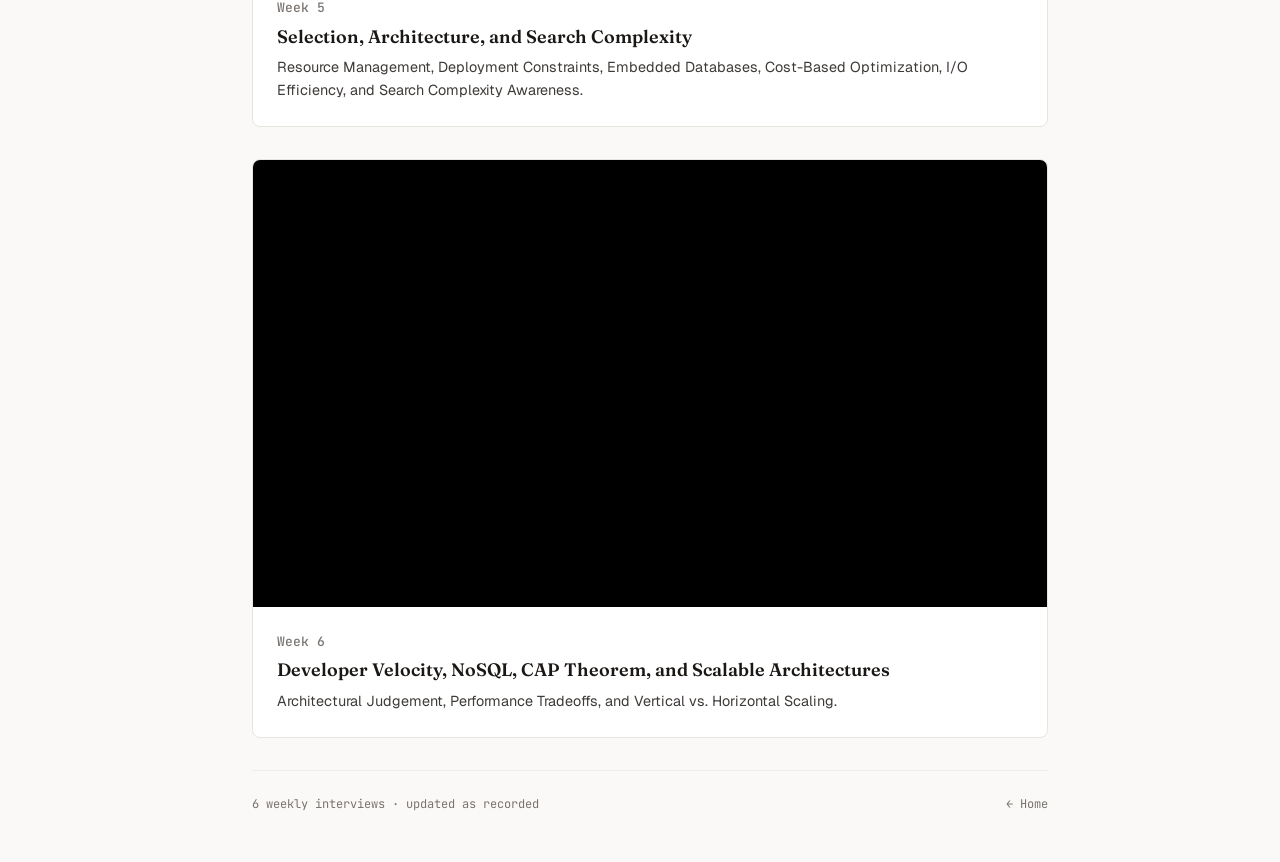
<file: docs/interviews.html>
<!DOCTYPE html>
<html lang="en">
<head>
  <meta charset="UTF-8">
  <meta name="viewport" content="width=device-width, initial-scale=1.0">
  <title>Mock Interviews · AD350</title>
  <link rel="preconnect" href="https://fonts.googleapis.com">
  <link rel="preconnect" href="https://fonts.gstatic.com" crossorigin>
  <link href="https://fonts.googleapis.com/css2?family=Fraunces:opsz,wght@9..144,300;9..144,400;9..144,500;9..144,600;9..144,800&family=JetBrains+Mono:wght@400;500;700&family=Geist:wght@300;400;500;600&display=swap" rel="stylesheet">
  <link rel="stylesheet" href="assets/style.css">
</head>
<body>

<button class="menu-toggle" aria-label="Menu">
  <svg width="20" height="20" viewBox="0 0 24 24" fill="none" stroke="currentColor" stroke-width="2">
    <line x1="3" y1="6" x2="21" y2="6"/>
    <line x1="3" y1="12" x2="21" y2="12"/>
    <line x1="3" y1="18" x2="21" y2="18"/>
  </svg>
</button>

<div class="layout">

  <aside>
    <a class="brand" href="index.html">
      <div class="brand-mark">DB</div>
      <div class="brand-text">AD350<small>Database Tech</small></div>
    </a>
    <nav>
      <h4>Main</h4>
      <ul>
        <li><a href="index.html" data-page="index.html">
          <svg class="icon" viewBox="0 0 24 24" fill="none" stroke="currentColor" stroke-width="1.8"><path d="M3 12L12 3l9 9"/><path d="M5 10v10h14V10"/></svg>Home
        </a></li>
        <li><a href="assignments.html" data-page="assignments.html">
          <svg class="icon" viewBox="0 0 24 24" fill="none" stroke="currentColor" stroke-width="1.8"><rect x="5" y="3" width="14" height="18" rx="2"/><path d="M9 8h6M9 12h6M9 16h4"/></svg>Assignments
        </a></li>
        <li><a href="devlogs.html" data-page="devlogs.html">
          <svg class="icon" viewBox="0 0 24 24" fill="none" stroke="currentColor" stroke-width="1.8"><polyline points="8 6 2 12 8 18"/><polyline points="16 6 22 12 16 18"/></svg>Dev Logs
        </a></li>
        <li><a href="blogs.html" data-page="blogs.html">
          <svg class="icon" viewBox="0 0 24 24" fill="none" stroke="currentColor" stroke-width="1.8"><path d="M21 11.5a8.38 8.38 0 0 1-.9 3.8 8.5 8.5 0 0 1-7.6 4.7 8.38 8.38 0 0 1-3.8-.9L3 21l1.9-5.7a8.38 8.38 0 0 1-.9-3.8 8.5 8.5 0 0 1 4.7-7.6 8.38 8.38 0 0 1 3.8-.9h.5a8.48 8.48 0 0 1 8 8v.5z"/></svg>Discussion Blogs
        </a></li>
        <li><a href="interviews.html" data-page="interviews.html">
          <svg class="icon" viewBox="0 0 24 24" fill="none" stroke="currentColor" stroke-width="1.8"><path d="M20 2H4a2 2 0 0 0-2 2v12a2 2 0 0 0 2 2h4l4 4 4-4h4a2 2 0 0 0 2-2V4a2 2 0 0 0-2-2z"/></svg>Mock Interviews
        </a></li>
        <li><a href="integrations.html" data-page="integrations.html">
          <svg class="icon" viewBox="0 0 24 24" fill="none" stroke="currentColor" stroke-width="1.8"><rect x="3" y="3" width="7" height="7" rx="1"/><rect x="14" y="3" width="7" height="7" rx="1"/><rect x="3" y="14" width="7" height="7" rx="1"/><rect x="14" y="14" width="7" height="7" rx="1"/></svg>Integrations
        </a></li>
        <li><a href="practicum.html" data-page="practicum.html">
          <svg class="icon" viewBox="0 0 24 24" fill="none" stroke="currentColor" stroke-width="1.8"><path d="M21 7.5V18a2 2 0 0 1-2 2H5a2 2 0 0 1-2-2V7.5M7 3.5h10a2 2 0 0 1 2 2v2a2 2 0 0 1-2 2H7a2 2 0 0 1-2-2v-2a2 2 0 0 1 2-2z"/><path d="M12 12v5M12 17v2"/></svg>Practicum
        </a></li>
      </ul>
    </nav>
    <div class="sidebar-foot">
      Rae &middot; NSC<br>
      <a href="https://github.com/givecoffee/AD350" target="_blank" rel="noopener">
        <svg width="12" height="12" viewBox="0 0 24 24" fill="currentColor"><path d="M12 .3a12 12 0 0 0-3.8 23.4c.6.1.8-.3.8-.6v-2c-3.3.7-4-1.6-4-1.6-.6-1.4-1.4-1.8-1.4-1.8-1.1-.7.1-.7.1-.7 1.2.1 1.9 1.2 1.9 1.2 1.1 1.8 2.8 1.3 3.5 1 .1-.8.4-1.3.8-1.6-2.7-.3-5.5-1.3-5.5-6 0-1.2.5-2.3 1.3-3.1-.2-.4-.6-1.6 0-3.2 0 0 1-.3 3.4 1.2a11.5 11.5 0 0 1 6 0c2.3-1.5 3.3-1.2 3.3-1.2.7 1.6.2 2.8.1 3.2.9.8 1.3 1.9 1.3 3.1 0 4.6-2.8 5.6-5.5 5.9.5.4.9 1 .9 2.2v3.3c0 .3.1.7.8.6A12 12 0 0 0 12 .3"/></svg>
        github.com/givecoffee
      </a>
    </div>
  </aside>

  <main>
    <div class="page-header">
      <div class="eyebrow"><span class="dot"></span>Practice</div>
      <h1>Mock <span class="italic">interviews</span></h1>
      <p>Weekly practice interviews filmed for class. Each one covers database concepts, design decisions, and the kind of technical questions you'd encounter in real interviews.</p>
    </div>

    <div class="video-grid">

      <div class="video-card">
        <div class="video-embed">
          <iframe src="https://www.youtube.com/embed/VIDEO_ID_1" title="Mock Interview - Week 1" allow="accelerometer; autoplay; clipboard-write; encrypted-media; gyroscope; picture-in-picture" allowfullscreen></iframe>
        </div>
        <div class="video-info">
          <div class="video-week">Week 1</div>
          <h3 class="video-title">Database Fundamentals</h3>
          <p class="video-description">Data Integrity and foundational infrastructure concepts</p>
        </div>
      </div>

      <div class="video-card">
        <div class="video-embed">
          <iframe src="https://www.youtube.com/embed/VIDEO_ID_2" title="Mock Interview - Week 2" allow="accelerometer; autoplay; clipboard-write; encrypted-media; gyroscope; picture-in-picture" allowfullscreen></iframe>
        </div>
        <div class="video-info">
          <div class="video-week">Week 2</div>
          <h3 class="video-title">Schema Design and Decisions</h3>
          <p class="video-description">Architectural decisions, normalization vs denormalization, and designing for scale.</p>
        </div>
      </div>

      <div class="video-card">
        <div class="video-embed">
          <iframe src="https://www.youtube.com/embed/VIDEO_ID_3" title="Mock Interview - Week 3" allow="accelerometer; autoplay; clipboard-write; encrypted-media; gyroscope; picture-in-picture" allowfullscreen></iframe>
        </div>
        <div class="video-info">
          <div class="video-week">Week 3</div>
          <h3 class="video-title">Postgres Instances, Vertical Scaling, and Concurrency</h3>
          <p class="video-description">Scale Tipping Point, Production Safety, and Data Cleanup Strategies.</p>
        </div>
      </div>

      <div class="video-card">
        <div class="video-embed">
          <iframe src="https://www.youtube.com/embed/VIDEO_ID_4" title="Mock Interview - Week 4" allow="accelerometer; autoplay; clipboard-write; encrypted-media; gyroscope; picture-in-picture" allowfullscreen></iframe>
        </div>
        <div class="video-info">
          <div class="video-week">Week 4</div>
          <h3 class="video-title">Storage Flexibility, Data Accuracy, Consistency, and Indexing</h3>
          <p class="video-description">Exploring different storage options, ensuring data accuracy, maintaining consistency, and optimizing indexing strategies.</p>
        </div>
      </div>

      <div class="video-card">
        <div class="video-embed">
          <iframe src="https://www.youtube.com/embed/VIDEO_ID_5" title="Mock Interview - Week 5" allow="accelerometer; autoplay; clipboard-write; encrypted-media; gyroscope; picture-in-picture" allowfullscreen></iframe>
        </div>
        <div class="video-info">
          <div class="video-week">Week 5</div>
          <h3 class="video-title">Selection, Architecture, and Search Complexity</h3>
          <p class="video-description">Resource Management, Deployment Constraints, Embedded Databases, Cost-Based Optimization, I/O Efficiency, and Search Complexity Awareness.</p>
        </div>
      </div>

      <div class="video-card">
        <div class="video-embed">
          <iframe src="https://www.youtube.com/embed/VIDEO_ID_6" title="Mock Interview - Week 6" allow="accelerometer; autoplay; clipboard-write; encrypted-media; gyroscope; picture-in-picture" allowfullscreen></iframe>
        </div>
        <div class="video-info">
          <div class="video-week">Week 6</div>
          <h3 class="video-title">Developer Velocity, NoSQL, CAP Theorem, and Scalable Architectures</h3>
          <p class="video-description">Architectural Judgement, Performance Tradeoffs, and Vertical vs. Horizontal Scaling.</p>
        </div>
      </div>

    </div>

    <footer class="page-foot">
      <div>6 weekly interviews &middot; updated as recorded</div>
      <div><a href="index.html">&larr; Home</a></div>
    </footer>
  </main>

</div>

<script src="assets/app.js"></script>
</body>
</html>
</file>
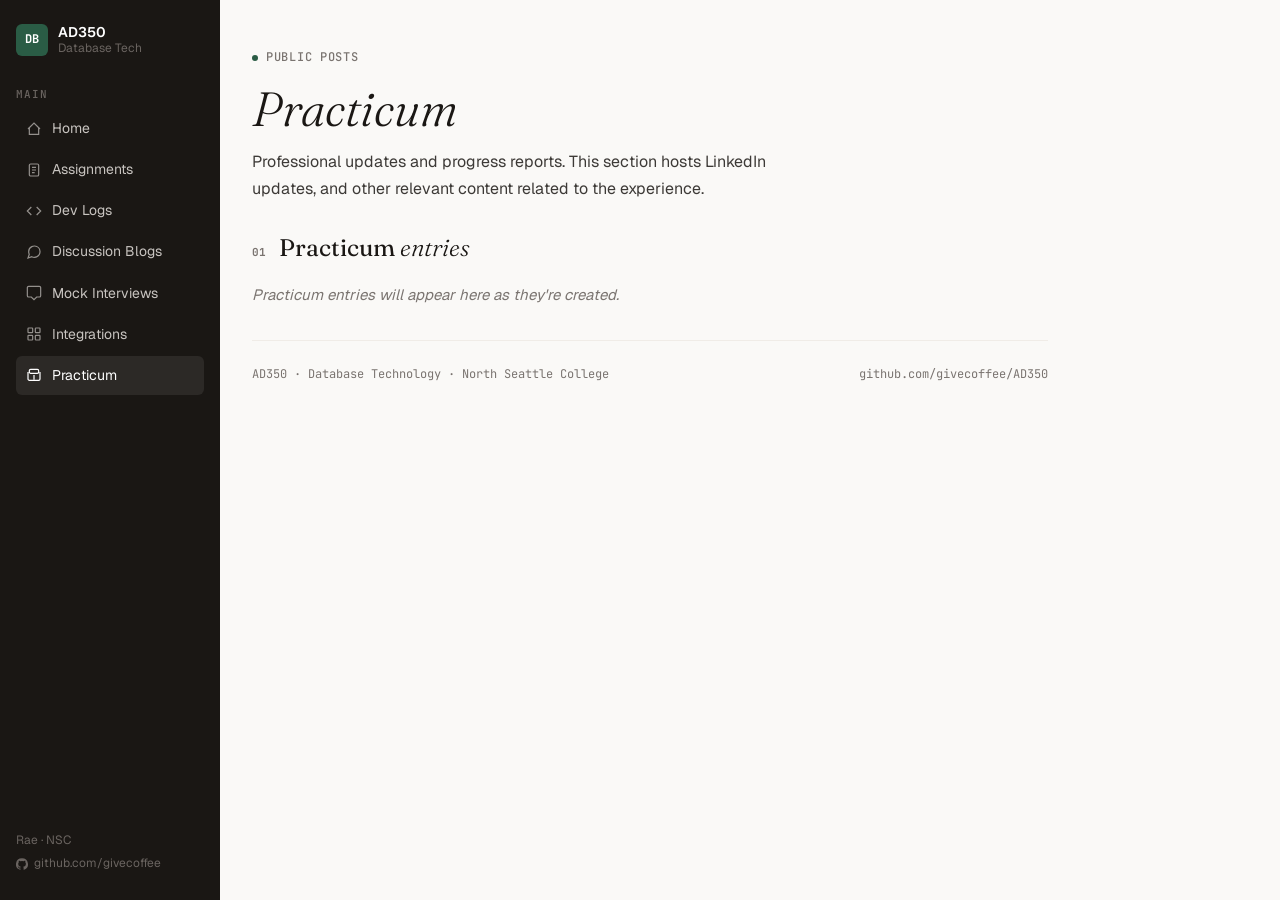
<file: docs/practicum.html>
<!DOCTYPE html>
<html lang="en">
<head>
  <meta charset="UTF-8">
  <meta name="viewport" content="width=device-width, initial-scale=1.0">
  <title>Practicum · AD350</title>
  <link rel="preconnect" href="https://fonts.googleapis.com">
  <link rel="preconnect" href="https://fonts.gstatic.com" crossorigin>
  <link href="https://fonts.googleapis.com/css2?family=Fraunces:opsz,wght@9..144,300;9..144,400;9..144,500;9..144,600;9..144,800&family=JetBrains+Mono:wght@400;500;700&family=Geist:wght@300;400;500;600&display=swap" rel="stylesheet">
  <link rel="stylesheet" href="assets/style.css">
</head>
<body>

<button class="menu-toggle" aria-label="Menu">
  <svg width="20" height="20" viewBox="0 0 24 24" fill="none" stroke="currentColor" stroke-width="2">
    <line x1="3" y1="6" x2="21" y2="6"/>
    <line x1="3" y1="12" x2="21" y2="12"/>
    <line x1="3" y1="18" x2="21" y2="18"/>
  </svg>
</button>

<div class="layout">

  <aside>
    <a class="brand" href="index.html">
      <div class="brand-mark">DB</div>
      <div class="brand-text">AD350<small>Database Tech</small></div>
    </a>
    <nav>
      <h4>Main</h4>
      <ul>
        <li><a href="index.html" data-page="index.html">
          <svg class="icon" viewBox="0 0 24 24" fill="none" stroke="currentColor" stroke-width="1.8"><path d="M3 12L12 3l9 9"/><path d="M5 10v10h14V10"/></svg>Home
        </a></li>
        <li><a href="assignments.html" data-page="assignments.html">
          <svg class="icon" viewBox="0 0 24 24" fill="none" stroke="currentColor" stroke-width="1.8"><rect x="5" y="3" width="14" height="18" rx="2"/><path d="M9 8h6M9 12h6M9 16h4"/></svg>Assignments
        </a></li>
        <li><a href="devlogs.html" data-page="devlogs.html">
          <svg class="icon" viewBox="0 0 24 24" fill="none" stroke="currentColor" stroke-width="1.8"><polyline points="8 6 2 12 8 18"/><polyline points="16 6 22 12 16 18"/></svg>Dev Logs
        </a></li>
        <li><a href="blogs.html" data-page="blogs.html">
          <svg class="icon" viewBox="0 0 24 24" fill="none" stroke="currentColor" stroke-width="1.8"><path d="M21 11.5a8.38 8.38 0 0 1-.9 3.8 8.5 8.5 0 0 1-7.6 4.7 8.38 8.38 0 0 1-3.8-.9L3 21l1.9-5.7a8.38 8.38 0 0 1-.9-3.8 8.5 8.5 0 0 1 4.7-7.6 8.38 8.38 0 0 1 3.8-.9h.5a8.48 8.48 0 0 1 8 8v.5z"/></svg>Discussion Blogs
        </a></li>
        <li><a href="interviews.html" data-page="interviews.html">
          <svg class="icon" viewBox="0 0 24 24" fill="none" stroke="currentColor" stroke-width="1.8"><path d="M20 2H4a2 2 0 0 0-2 2v12a2 2 0 0 0 2 2h4l4 4 4-4h4a2 2 0 0 0 2-2V4a2 2 0 0 0-2-2z"/></svg>Mock Interviews
        </a></li>
        <li><a href="integrations.html" data-page="integrations.html">
          <svg class="icon" viewBox="0 0 24 24" fill="none" stroke="currentColor" stroke-width="1.8"><rect x="3" y="3" width="7" height="7" rx="1"/><rect x="14" y="3" width="7" height="7" rx="1"/><rect x="3" y="14" width="7" height="7" rx="1"/><rect x="14" y="14" width="7" height="7" rx="1"/></svg>Integrations
        </a></li>
        <li><a href="practicum.html" data-page="practicum.html">
          <svg class="icon" viewBox="0 0 24 24" fill="none" stroke="currentColor" stroke-width="1.8"><path d="M21 7.5V18a2 2 0 0 1-2 2H5a2 2 0 0 1-2-2V7.5M7 3.5h10a2 2 0 0 1 2 2v2a2 2 0 0 1-2 2H7a2 2 0 0 1-2-2v-2a2 2 0 0 1 2-2z"/><path d="M12 12v5M12 17v2"/></svg>Practicum
        </a></li>
      </ul>
    </nav>
    <div class="sidebar-foot">
      Rae &middot; NSC<br>
      <a href="https://github.com/givecoffee/AD350" target="_blank" rel="noopener">
        <svg width="12" height="12" viewBox="0 0 24 24" fill="currentColor"><path d="M12 .3a12 12 0 0 0-3.8 23.4c.6.1.8-.3.8-.6v-2c-3.3.7-4-1.6-4-1.6-.6-1.4-1.4-1.8-1.4-1.8-1.1-.7.1-.7.1-.7 1.2.1 1.9 1.2 1.9 1.2 1.1 1.8 2.8 1.3 3.5 1 .1-.8.4-1.3.8-1.6-2.7-.3-5.5-1.3-5.5-6 0-1.2.5-2.3 1.3-3.1-.2-.4-.6-1.6 0-3.2 0 0 1-.3 3.4 1.2a11.5 11.5 0 0 1 6 0c2.3-1.5 3.3-1.2 3.3-1.2.7 1.6.2 2.8.1 3.2.9.8 1.3 1.9 1.3 3.1 0 4.6-2.8 5.6-5.5 5.9.5.4.9 1 .9 2.2v3.3c0 .3.1.7.8.6A12 12 0 0 0 12 .3"/></svg>
        github.com/givecoffee
      </a>
    </div>
  </aside>

  <main>
    <div class="page-header">
      <div class="eyebrow"><span class="dot"></span>Public Posts</div>
      <h1><span class="italic">Practicum</span></h1>
      <p>Professional updates and progress reports. This section hosts LinkedIn updates, and other relevant content related to the experience.</p>
    </div>

    <section>
      <div class="section-head">
        <span class="section-num">01</span>
        <h2>Practicum <span class="italic">entries</span></h2>
      </div>
      <div id="practicum-entries">
        <p class="placeholder-text">Practicum entries will appear here as they're created.</p>
      </div>
    </section>

    <footer class="page-foot">
      <div>AD350 &middot; Database Technology &middot; North Seattle College</div>
      <div><a href="https://github.com/givecoffee/AD350" target="_blank" rel="noopener">github.com/givecoffee/AD350</a></div>
    </footer>
  </main>

</div>

<script src="assets/app.js"></script>
</body>
</html>
</file>
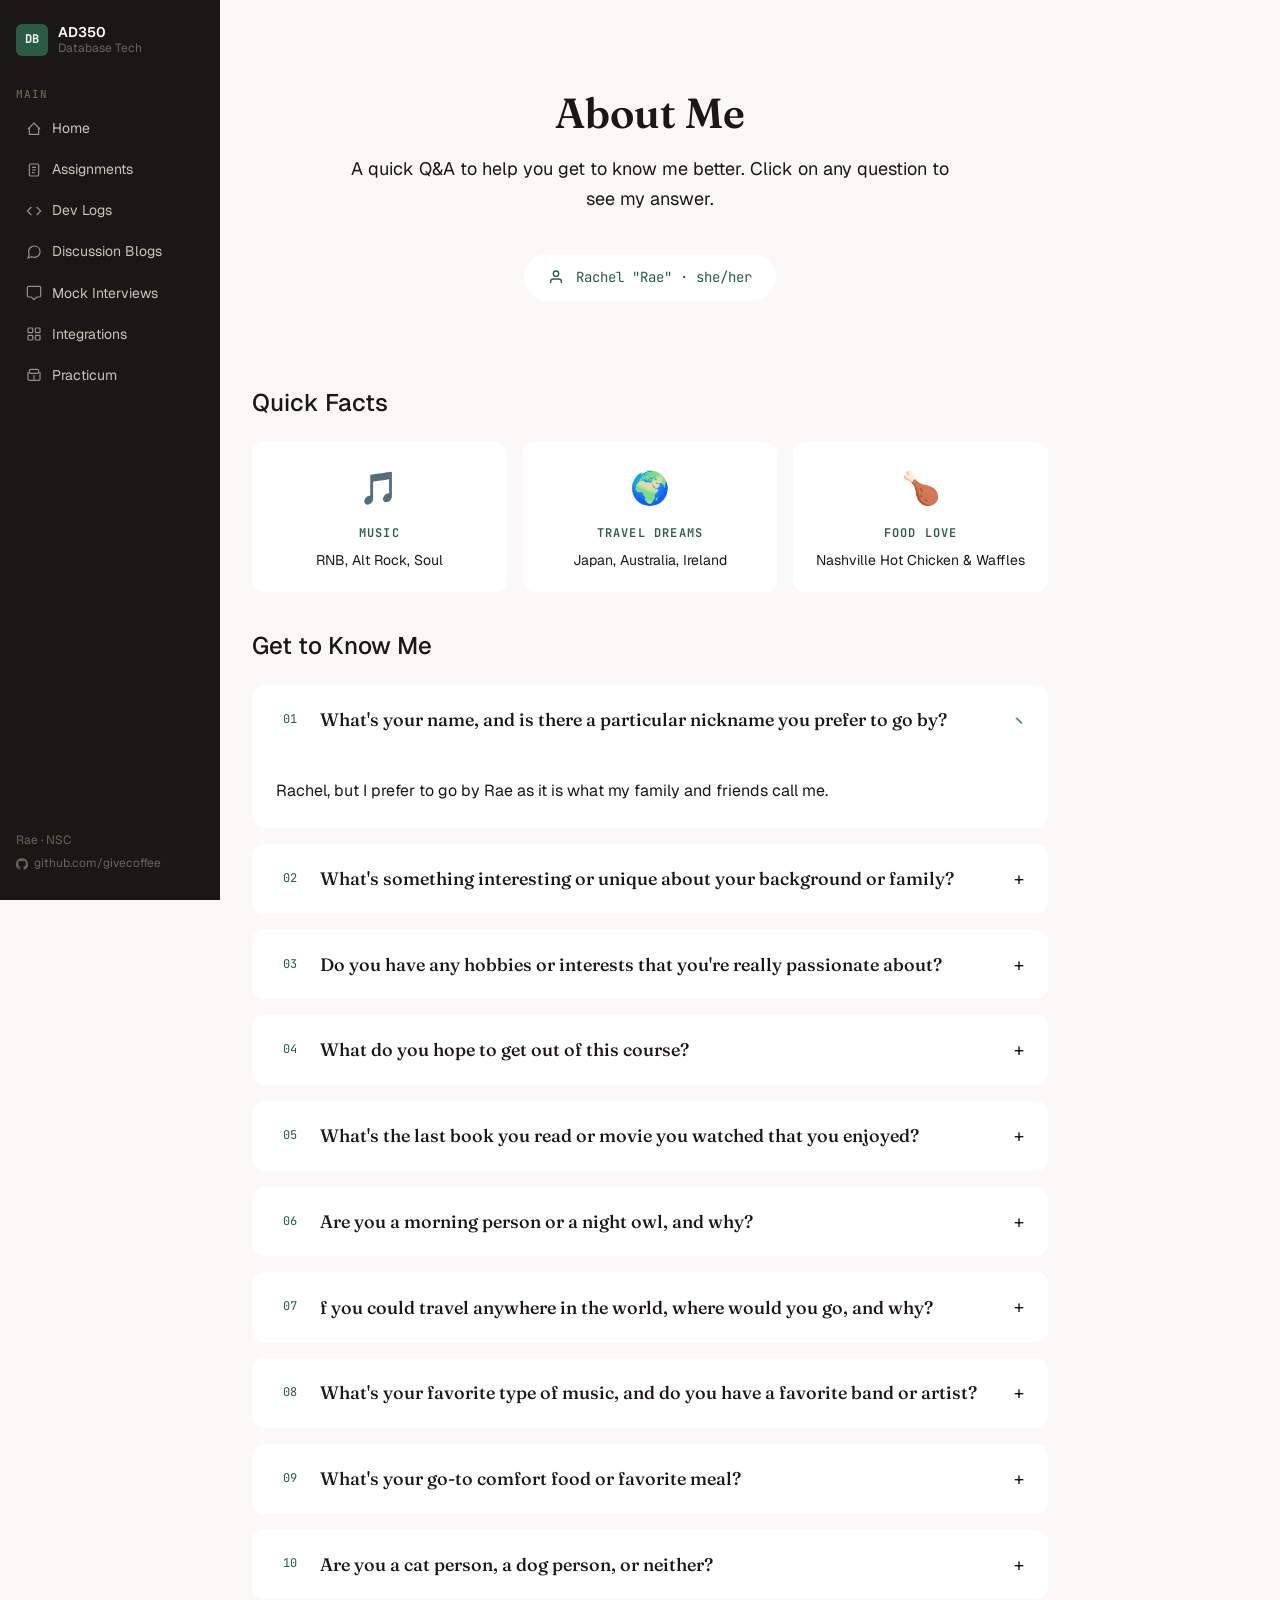
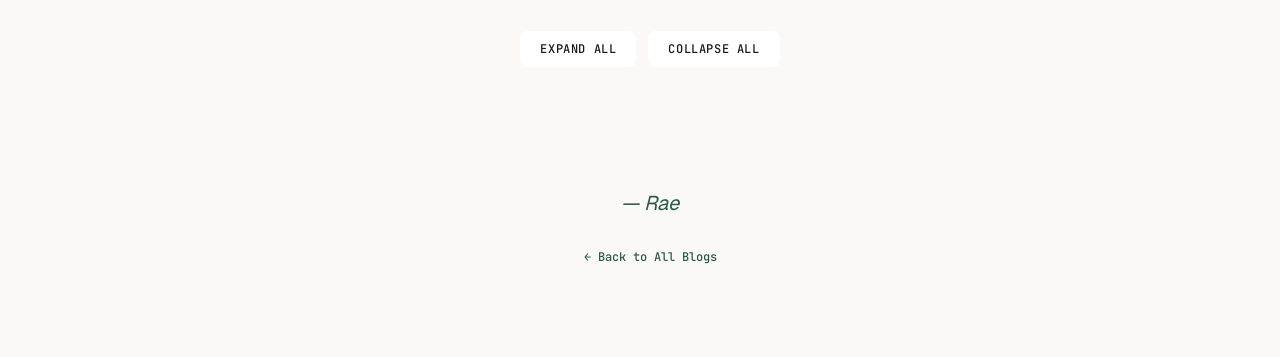
<file: docs/blogs/00-aboutme.html>
<!DOCTYPE html>
<html lang="en">

<head>
  <meta charset="UTF-8">
  <meta name="viewport" content="width=device-width, initial-scale=1.0">
  <title>About Me Q&A | AD350</title>
  <link rel="preconnect" href="https://fonts.googleapis.com">
  <link rel="preconnect" href="https://fonts.gstatic.com" crossorigin>
  <link
    href="https://fonts.googleapis.com/css2?family=Fraunces:opsz,wght@9..144,300;9..144,400;9..144,500;9..144,600;9..144,800&family=JetBrains+Mono:wght@400;500;700&family=Geist:wght@300;400;500;600&display=swap"
    rel="stylesheet">
  <link rel="stylesheet" href="../assets/style.css">
  <style>
    /* About Me Q&A specific styles */
    .about-me-page {
      max-width: 800px;
      margin: 0 auto;
    }

    .about-hero {
      text-align: center;
      margin-bottom: 48px;
      padding: 40px 0;
    }

    .about-hero h1 {
      font-size: 42px;
      margin-bottom: 16px;
      color: var(--text);
    }

    .about-hero p {
      font-size: 18px;
      color: var(--text-dim);
      max-width: 600px;
      margin: 0 auto 24px;
    }

    .name-badge {
      display: inline-flex;
      align-items: center;
      gap: 12px;
      padding: 12px 24px;
      background: var(--surface);
      border-radius: 100px;
      font-family: var(--mono);
      font-size: 14px;
      color: var(--accent);
      box-shadow: inset 1px 1px 2px var(--shadow-dark);
      margin-top: 16px;
    }

    /* Q&A Dropdown Styles */
    .qa-section {
      margin-top: 40px;
    }

    .qa-section h2 {
      font-size: 24px;
      margin-bottom: 24px;
      color: var(--text);
      font-family: var(--display);
      font-weight: 500;
    }

    .qa-item {
      background: var(--surface);
      border-radius: 12px;
      margin-bottom: 16px;
      overflow: hidden;
      box-shadow: 4px 4px 8px var(--shadow-dark), -4px -4px 8px var(--shadow-light);
      transition: transform 0.3s ease;
    }

    .qa-item:hover {
      transform: translateY(-2px);
    }

    .qa-question {
      padding: 20px 24px;
      cursor: pointer;
      display: flex;
      align-items: center;
      justify-content: space-between;
      transition: background 0.2s;
    }

    .qa-question:hover {
      background: rgba(94, 234, 212, 0.03);
    }

    .qa-question h3 {
      font-size: 18px;
      margin: 0;
      color: var(--text);
      font-weight: 500;
      flex: 1;
    }

    .qa-question .q-number {
      font-family: var(--mono);
      font-size: 12px;
      color: var(--accent);
      background: var(--surface-2);
      width: 28px;
      height: 28px;
      border-radius: 50%;
      display: flex;
      align-items: center;
      justify-content: center;
      margin-right: 16px;
      flex-shrink: 0;
      box-shadow: inset 1px 1px 2px var(--shadow-dark);
    }

    .qa-toggle {
      font-size: 18px;
      color: var(--text-faint);
      transition: transform 0.3s ease, color 0.3s ease;
      margin-left: 16px;
      flex-shrink: 0;
    }

    .qa-item.expanded .qa-toggle {
      transform: rotate(45deg);
      color: var(--accent);
    }

    .qa-answer {
      max-height: 0;
      overflow: hidden;
      opacity: 0;
      transition: max-height 0.4s ease, opacity 0.3s ease;
      background: var(--surface-2);
      border-top: 1px solid var(--rule);
    }

    .qa-item.expanded .qa-answer {
      max-height: 1000px;
      opacity: 1;
    }

    .qa-content {
      padding: 24px;
    }

    .qa-content p {
      font-size: 16px;
      line-height: 1.6;
      color: var(--text-dim);
      margin-bottom: 16px;
    }

    .qa-content p:last-child {
      margin-bottom: 0;
    }

    /* Quick Facts Grid */
    .quick-facts {
      margin: 40px 0;
    }

    .quick-facts h2 {
      font-size: 24px;
      margin-bottom: 24px;
      color: var(--text);
      font-family: var(--display);
      font-weight: 500;
    }

    .facts-grid {
      display: grid;
      grid-template-columns: repeat(auto-fit, minmax(200px, 1fr));
      gap: 16px;
    }

    .fact-card {
      background: var(--surface);
      padding: 20px;
      border-radius: 12px;
      text-align: center;
      box-shadow: 4px 4px 8px var(--shadow-dark), -4px -4px 8px var(--shadow-light);
    }

    .fact-card .emoji {
      font-size: 32px;
      margin-bottom: 12px;
      display: block;
    }

    .fact-card h4 {
      font-family: var(--mono);
      font-size: 12px;
      color: var(--accent);
      letter-spacing: 0.1em;
      text-transform: uppercase;
      margin-bottom: 8px;
    }

    .fact-card p {
      font-size: 14px;
      margin: 0;
      color: var(--text);
    }

    /* Controls */
    .qa-controls {
      display: flex;
      gap: 12px;
      margin-top: 32px;
      justify-content: center;
    }

    .qa-controls button {
      padding: 10px 20px;
      background: var(--surface);
      border: 1px solid var(--rule);
      border-radius: 8px;
      font-family: var(--mono);
      font-size: 12px;
      color: var(--text-dim);
      cursor: pointer;
      transition: all 0.2s;
      letter-spacing: 0.05em;
      text-transform: uppercase;
    }

    .qa-controls button:hover {
      background: var(--surface-2);
      color: var(--text);
      transform: translateY(-1px);
    }

    /* Footer */
    .about-footer {
      margin-top: 64px;
      padding-top: 32px;
      border-top: 1px solid var(--rule);
      text-align: center;
    }

    .signature {
      font-family: var(--display);
      font-size: 20px;
      font-style: italic;
      color: var(--accent);
      margin: 24px 0;
    }

    /* Mobile styles */
    @media (max-width: 900px) {
      .about-hero h1 {
        font-size: 32px;
      }

      .about-hero p {
        font-size: 16px;
      }

      .qa-question {
        padding: 16px 20px;
      }

      .qa-question h3 {
        font-size: 16px;
      }

      .qa-content {
        padding: 20px;
      }

      .qa-content p {
        font-size: 15px;
      }

      .facts-grid {
        grid-template-columns: 1fr;
      }

      .qa-controls {
        flex-direction: column;
      }
    }
  </style>
</head>

<body>

  <button class="menu-toggle" aria-label="Menu">
    <svg width="20" height="20" viewBox="0 0 24 24" fill="none" stroke="currentColor" stroke-width="2">
      <line x1="3" y1="6" x2="21" y2="6" />
      <line x1="3" y1="12" x2="21" y2="12" />
      <line x1="3" y1="18" x2="21" y2="18" />
    </svg>
  </button>

  <div class="layout">

    <aside>
      <a class="brand" href="../index.html">
        <div class="brand-mark">DB</div>
        <div class="brand-text">
          AD350
          <small>Database Tech</small>
        </div>
      </a>

      <nav>
        <h4>Main</h4>
        <ul>
          <li><a href="../index.html" data-page="index.html">
              <svg class="icon" viewBox="0 0 24 24" fill="none" stroke="currentColor" stroke-width="1.8">
                <path d="M3 12L12 3l9 9" />
                <path d="M5 10v10h14V10" />
              </svg>
              Home
            </a></li>
          <li><a href="../assignments.html" data-page="assignments.html">
              <svg class="icon" viewBox="0 0 24 24" fill="none" stroke="currentColor" stroke-width="1.8">
                <rect x="5" y="3" width="14" height="18" rx="2" />
                <path d="M9 8h6M9 12h6M9 16h4" />
              </svg>
              Assignments
            </a></li>
          <li><a href="../devlogs.html" data-page="devlogs.html">
              <svg class="icon" viewBox="0 0 24 24" fill="none" stroke="currentColor" stroke-width="1.8">
                <polyline points="8 6 2 12 8 18" />
                <polyline points="16 6 22 12 16 18" />
              </svg>
              Dev Logs
            </a></li>
          <li><a href="../blogs.html" data-page="blogs.html">
              <svg class="icon" viewBox="0 0 24 24" fill="none" stroke="currentColor" stroke-width="1.8">
                <path
                  d="M21 11.5a8.38 8.38 0 0 1-.9 3.8 8.5 8.5 0 0 1-7.6 4.7 8.38 8.38 0 0 1-3.8-.9L3 21l1.9-5.7a8.38 8.38 0 0 1-.9-3.8 8.5 8.5 0 0 1 4.7-7.6 8.38 8.38 0 0 1 3.8-.9h.5a8.48 8.48 0 0 1 8 8v.5z" />
              </svg>
              Discussion Blogs
            </a></li>
          <li><a href="../interviews.html" data-page="interviews.html">
              <svg class="icon" viewBox="0 0 24 24" fill="none" stroke="currentColor" stroke-width="1.8">
                <path d="M20 2H4a2 2 0 0 0-2 2v12a2 2 0 0 0 2 2h4l4 4 4-4h4a2 2 0 0 0 2-2V4a2 2 0 0 0-2-2z" />
              </svg>
              Mock Interviews
            </a></li>
          <li><a href="../integrations.html" data-page="integrations.html">
              <svg class="icon" viewBox="0 0 24 24" fill="none" stroke="currentColor" stroke-width="1.8">
                <rect x="3" y="3" width="7" height="7" rx="1" />
                <rect x="14" y="3" width="7" height="7" rx="1" />
                <rect x="3" y="14" width="7" height="7" rx="1" />
                <rect x="14" y="14" width="7" height="7" rx="1" />
              </svg>
              Integrations
            </a></li>
          <li><a href="../practicum.html" data-page="practicum.html">
              <svg class="icon" viewBox="0 0 24 24" fill="none" stroke="currentColor" stroke-width="1.8">
                <path
                  d="M21 7.5V18a2 2 0 0 1-2 2H5a2 2 0 0 1-2-2V7.5M7 3.5h10a2 2 0 0 1 2 2v2a2 2 0 0 1-2 2H7a2 2 0 0 1-2-2v-2a2 2 0 0 1 2-2z" />
                <path d="M12 12v5M12 17v2" />
              </svg>
              Practicum
            </a></li>
        </ul>
      </nav>

      <div class="sidebar-foot">
        Rae &middot; NSC<br>
        <a href="https://github.com/givecoffee/AD350" target="_blank" rel="noopener">
          <svg width="12" height="12" viewBox="0 0 24 24" fill="currentColor">
            <path
              d="M12 .3a12 12 0 0 0-3.8 23.4c.6.1.8-.3.8-.6v-2c-3.3.7-4-1.6-4-1.6-.6-1.4-1.4-1.8-1.4-1.8-1.1-.7.1-.7.1-.7 1.2.1 1.9 1.2 1.9 1.2 1.1 1.8 2.8 1.3 3.5 1 .1-.8.4-1.3.8-1.6-2.7-.3-5.5-1.3-5.5-6 0-1.2.5-2.3 1.3-3.1-.2-.4-.6-1.6 0-3.2 0 0 1-.3 3.4 1.2a11.5 11.5 0 0 1 6 0c2.3-1.5 3.3-1.2 3.3-1.2.7 1.6.2 2.8.1 3.2.9.8 1.3 1.9 1.3 3.1 0 4.6-2.8 5.6-5.5 5.9.5.4.9 1 .9 2.2v3.3c0 .3.1.7.8.6A12 12 0 0 0 12 .3" />
          </svg>
          github.com/givecoffee
        </a>
      </div>
    </aside>

    <main>
      <article class="about-me-page">
        <div class="about-hero">
          <h1>About Me</h1>
          <p>A quick Q&A to help you get to know me better. Click on any question to see my answer.</p>
          <div class="name-badge">
            <svg width="16" height="16" viewBox="0 0 24 24" fill="none" stroke="currentColor" stroke-width="2">
              <path d="M20 21v-2a4 4 0 0 0-4-4H8a4 4 0 0 0-4 4v2" />
              <circle cx="12" cy="7" r="4" />
            </svg>
            Rachel "Rae" &middot; she/her
          </div>
        </div>

        <!-- Quick Facts Section -->
        <div class="quick-facts">
          <h2>Quick Facts</h2>
          <div class="facts-grid">
            <div class="fact-card">
              <span class="emoji">🎵</span>
              <h4>Music</h4>
              <p>RNB, Alt Rock, Soul</p>
            </div>
            <div class="fact-card">
              <span class="emoji">🌍</span>
              <h4>Travel Dreams</h4>
              <p>Japan, Australia, Ireland</p>
            </div>
            <div class="fact-card">
              <span class="emoji">🍗</span>
              <h4>Food Love</h4>
              <p>Nashville Hot Chicken & Waffles</p>
            </div>
        </div>

        <!-- Q&A Section -->
        <div class="qa-section">
          <h2>Get to Know Me</h2>

          <!-- Question 1 -->
          <div class="qa-item">
            <div class="qa-question">
              <span class="q-number">01</span>
              <h3>What's your name, and is there a particular nickname you prefer to go by?</h3>
              <span class="qa-toggle">+</span>
            </div>
            <div class="qa-answer">
              <div class="qa-content">
                <p>Rachel, but I prefer to go by Rae as it is what my family and friends call me.</p>
              </div>
            </div>
          </div>

          <!-- Question 2 -->
          <div class="qa-item">
            <div class="qa-question">
              <span class="q-number">02</span>
              <h3>What's something interesting or unique about your background or family?</h3>
              <span class="qa-toggle">+</span>
            </div>
            <div class="qa-answer">
              <div class="qa-content">
                <p>I grew up on a small farm in rural Tennessee. I also lived in different cities, from Nashville to San
                  Diego. I currently live in the Seattle area.</p>
                <p>My father and uncle were big on bluegrass and we were always playing something - whether it was a
                  harmonica, banjo, steel drums, etc. I started playing mandolin as a kid, and now I split my time
                  between guitar and uke.</p>
              </div>
            </div>
          </div>

          <!-- Question 3 -->
          <div class="qa-item">
            <div class="qa-question">
              <span class="q-number">03</span>
              <h3>Do you have any hobbies or interests that you're really passionate about?</h3>
              <span class="qa-toggle">+</span>
            </div>
            <div class="qa-answer">
              <div class="qa-content">
                <p>I love playing stringed instruments, gardening, exploring, learning languages, and cooking. I am
                  always looking for new ways to combine these interests in creative projects.</p>
              </div>
            </div>
          </div>

          <!-- Question 4 -->
          <div class="qa-item">
            <div class="qa-question">
              <span class="q-number">04</span>
              <h3>What do you hope to get out of this course?</h3>
              <span class="qa-toggle">+</span>
            </div>
            <div class="qa-answer">
              <div class="qa-content">
                <p>I hope to learn best practices and make better architectural and backend design decisions. </p>
              </div>
            </div>
          </div>

          <!-- Question 5 -->
          <div class="qa-item">
            <div class="qa-question">
              <span class="q-number">05</span>
              <h3>What's the last book you read or movie you watched that you enjoyed?</h3>
              <span class="qa-toggle">+</span>
            </div>
            <div class="qa-answer">
              <div class="qa-content">
                <p>The last movie I saw was last week, and it was called Project Hail Mary. I highly recommend it,
                  especially if you like space movies.</p>
              </div>
            </div>
          </div>

          <!-- Question 6 -->
          <div class="qa-item">
            <div class="qa-question">
              <span class="q-number">06</span>
              <h3>Are you a morning person or a night owl, and why?</h3>
              <span class="qa-toggle">+</span>
            </div>
            <div class="qa-answer">
              <div class="qa-content">
                <p>I am a little bit of both. From growing up on a farm, I naturally wake up at 5:30am without an alarm
                  clock but if
                  there are work shifts or other plans it can shift into me being more of a night owl since that is when
                  I can have time
                  alone to do classwork.</p>
              </div>
            </div>
          </div>

          <!-- Question 7 -->
          <div class="qa-item">
            <div class="qa-question">
              <span class="q-number">07</span>
              <h3>f you could travel anywhere in the world, where would you go, and why?</h3>
              <span class="qa-toggle">+</span>
            </div>
            <div class="qa-answer">
              <div class="qa-content">
                <p>I would visit Japan, Australia, and Ireland. These places have always fascinated me from a cultural
                  and historical perspective. Australia has a unique ecosystem and rich indigenous culture as well.</p>
              </div>
            </div>
          </div>

          <!-- Question 8 -->
          <div class="qa-item">
            <div class="qa-question">
              <span class="q-number">08</span>
              <h3>What's your favorite type of music, and do you have a favorite band or artist?</h3>
              <span class="qa-toggle">+</span>
            </div>
            <div class="qa-answer">
              <div class="qa-content">
                <p>I love all types of music from RNB, Soul, to Alternative Rock. My favorite artist of all time would
                  probably be
                  Rihanna, and also a big fan of bands/artists like Alabama Shakes, Death Cab for Cutie, Jorja Smith,
                  etc. I also grew
                  up listening to a lot of Chris Cornell (Audioslave, Soundgarden, etc.) but I will also never skip a
                  song by Curtis
                  Mayfield or Donny Hathaway. </p>
              </div>
            </div>
          </div>

          <!-- Question 9 -->
          <div class="qa-item">
            <div class="qa-question">
              <span class="q-number">09</span>
              <h3>What's your go-to comfort food or favorite meal?</h3>
              <span class="qa-toggle">+</span>
            </div>
            <div class="qa-answer">
              <div class="qa-content">
                <p>Nashville Hot Chicken (Hattie B’s recipe) with ideally waffles + hot honey. </p>
              </div>
            </div>
          </div>

          <!-- Question 10 -->
          <div class="qa-item">
            <div class="qa-question">
              <span class="q-number">10</span>
              <h3>Are you a cat person, a dog person, or neither?</h3>
              <span class="qa-toggle">+</span>
            </div>
            <div class="qa-answer">
              <div class="qa-content">
                <p>Both! If I have a yard or neighborhood that is good for walking around, I prefer having a dog. If I
                  have a busy lifestyle and need a more independent pet, cats are great for that.</p>
              </div>
            </div>
          </div>
          <!-- Controls -->
          <div class="qa-controls">
            <button class="expand-all">Expand All</button>
            <button class="collapse-all">Collapse All</button>
          </div>
        </div>

        <!-- Footer -->
        <div class="about-footer">
          <div class="signature">— Rae</div>
          <div class="back-to-blogs">
            <a href="../blogs.html" class="read">&larr; Back to All Blogs</a>
          </div>
        </div>
      </article>
    </main>
  </div>

  <script src="../assets/app.js"></script>
  <script>
    // Q&A dropdown functionality
    document.addEventListener('DOMContentLoaded', function () {
      const questions = document.querySelectorAll('.qa-question');

      questions.forEach(question => {
        question.addEventListener('click', function () {
          const qaItem = this.closest('.qa-item');
          const answer = qaItem.querySelector('.qa-answer');
          const toggle = this.querySelector('.qa-toggle');

          // Toggle the expanded class
          qaItem.classList.toggle('expanded');

          // Update toggle text
          if (qaItem.classList.contains('expanded')) {
            toggle.textContent = '−';
          } else {
            toggle.textContent = '+';
          }
        });
      });

      // Expand/Collapse all buttons
      document.querySelector('.expand-all').addEventListener('click', function () {
        document.querySelectorAll('.qa-item').forEach(item => {
          item.classList.add('expanded');
          item.querySelector('.qa-toggle').textContent = '−';
        });
      });

      document.querySelector('.collapse-all').addEventListener('click', function () {
        document.querySelectorAll('.qa-item').forEach(item => {
          item.classList.remove('expanded');
          item.querySelector('.qa-toggle').textContent = '+';
        });
      });

      // Open first question by default
      if (document.querySelector('.qa-item')) {
        const firstItem = document.querySelector('.qa-item');
        firstItem.classList.add('expanded');
        firstItem.querySelector('.qa-toggle').textContent = '−';
      }
    });
  </script>
  
</body>

</html>
</file>
<file: docs/assets/style.css>
/* ============================================================
   AD350 · Database Technology · North Seattle College
   style.css — single stylesheet for all pages

   Sections:
     1.  Tokens
     2.  Reset & base
     3.  Layout
     4.  Sidebar & nav
     5.  Typography helpers
     6.  Page header
     7.  Hero (index)
     8.  Section heads & callout
     9.  Jump grid (index)
     10. Item list / expandable (assignments)
     11. Log entries (devlogs)
     12. Blog grid (blogs)
     13. Stack grid (integrations)
     14. Video grid (interviews)
     15. Page footer
     16. Mobile menu toggle
     17. Responsive
   ============================================================ */


/* ----------------------------------------------------------
   1. TOKENS
   ---------------------------------------------------------- */
:root {
  /* Palette */
  --bg:           #faf9f7;
  --surface:      #ffffff;
  --border:       #e8e4df;
  --border-soft:  #f0ece7;
  --ink:          #1a1714;
  --ink-2:        #3d3a37;
  --muted:        #7a7470;
  --accent:       #2a5c45;
  --accent-light: #e8f2ed;
  --tag-bg:       #f0ece7;
  --tag-ink:      #5a5450;

  /* Status colours */
  --done:         #2a5c45;
  --done-bg:      #e8f2ed;
  --progress:     #7a5c00;
  --progress-bg:  #fef9e7;

  /* Sidebar */
  --sidebar-w:    220px;
  --sidebar-bg:   #1a1714;
  --sidebar-ink:  #c8c4c0;
  --sidebar-dim:  #6a6460;

  /* Misc */
  --gap:    2rem;
  --radius: 8px;

  /* Fonts */
  --serif: 'Fraunces', Georgia, serif;
  --sans:  'Geist', system-ui, sans-serif;
  --mono:  'JetBrains Mono', 'Courier New', monospace;
}


/* ----------------------------------------------------------
   2. RESET & BASE
   ---------------------------------------------------------- */
*, *::before, *::after {
  box-sizing: border-box;
  margin: 0;
  padding: 0;
}

html {
  font-size: 16px;
  scroll-behavior: smooth;
}

body {
  font-family: var(--sans);
  font-size: 0.9375rem;
  line-height: 1.65;
  color: var(--ink);
  background: var(--bg);
  -webkit-font-smoothing: antialiased;
}

img {
  display: block;
  max-width: 100%;
}

a {
  color: var(--accent);
  text-decoration: none;
}
a:hover { text-decoration: underline; }

ul { list-style: none; }

h1, h2, h3, h4 {
  font-family: var(--serif);
  font-weight: 600;
  line-height: 1.2;
  color: var(--ink);
}

p { color: var(--ink-2); }


/* ----------------------------------------------------------
   3. LAYOUT
   ---------------------------------------------------------- */
.layout {
  display: flex;
  min-height: 100vh;
}

main {
  flex: 1;
  min-width: 0;
  padding: 3rem var(--gap);
  max-width: 860px;
}

main > * + * { margin-top: var(--gap); }
main section + section { margin-top: 3rem; }


/* ----------------------------------------------------------
   4. SIDEBAR & NAV
   ---------------------------------------------------------- */
aside {
  width: var(--sidebar-w);
  min-height: 100vh;
  height: 100vh;
  background: var(--sidebar-bg);
  display: flex;
  flex-direction: column;
  padding: 1.5rem 1rem;
  position: sticky;
  top: 0;
  overflow-y: auto;
  flex-shrink: 0;
}

/* Brand */
.brand {
  display: flex;
  align-items: center;
  gap: 0.625rem;
  margin-bottom: 2rem;
  color: #fff;
  text-decoration: none;
}
.brand:hover { text-decoration: none; }

.brand-mark {
  width: 32px;
  height: 32px;
  background: var(--accent);
  border-radius: 6px;
  display: flex;
  align-items: center;
  justify-content: center;
  font-family: var(--mono);
  font-size: 0.75rem;
  font-weight: 700;
  color: #fff;
  flex-shrink: 0;
}

.brand-text {
  font-family: var(--sans);
  font-size: 0.875rem;
  font-weight: 600;
  color: #fff;
  line-height: 1.2;
}
.brand-text small {
  display: block;
  font-weight: 400;
  font-size: 0.75rem;
  color: var(--sidebar-dim);
}

/* Nav */
nav h4 {
  font-family: var(--mono);
  font-size: 0.6875rem;
  font-weight: 500;
  letter-spacing: 0.08em;
  text-transform: uppercase;
  color: var(--sidebar-dim);
  margin-bottom: 0.5rem;
}

nav ul {
  display: flex;
  flex-direction: column;
  gap: 2px;
}

nav ul li a {
  display: flex;
  align-items: center;
  gap: 0.625rem;
  padding: 0.5rem 0.625rem;
  border-radius: 6px;
  font-size: 0.875rem;
  color: var(--sidebar-ink);
  transition: background 0.15s, color 0.15s;
  text-decoration: none;
}
nav ul li a:hover,
nav ul li a.active {
  background: rgba(255, 255, 255, 0.08);
  color: #fff;
  text-decoration: none;
}

.icon {
  width: 16px;
  height: 16px;
  flex-shrink: 0;
  opacity: 0.7;
}
nav ul li a:hover .icon,
nav ul li a.active .icon { opacity: 1; }

/* Sidebar footer */
.sidebar-foot {
  margin-top: auto;
  padding-top: 1.5rem;
  font-size: 0.75rem;
  color: var(--sidebar-dim);
  line-height: 1.6;
}
.sidebar-foot a {
  color: var(--sidebar-dim);
  display: inline-flex;
  align-items: center;
  gap: 0.375rem;
  margin-top: 0.25rem;
  transition: color 0.15s;
  text-decoration: none;
}
.sidebar-foot a:hover {
  color: var(--sidebar-ink);
  text-decoration: none;
}


/* ----------------------------------------------------------
   5. TYPOGRAPHY HELPERS
   ---------------------------------------------------------- */
.italic {
  font-style: italic;
  font-weight: 300;
}

.eyebrow {
  display: flex;
  align-items: center;
  gap: 0.5rem;
  font-family: var(--mono);
  font-size: 0.75rem;
  font-weight: 500;
  letter-spacing: 0.06em;
  text-transform: uppercase;
  color: var(--muted);
  margin-bottom: 0.75rem;
}

.dot {
  width: 6px;
  height: 6px;
  border-radius: 50%;
  background: var(--accent);
  display: inline-block;
  flex-shrink: 0;
}

.meta {
  font-family: var(--mono);
  font-size: 0.75rem;
  color: var(--muted);
  margin-bottom: 0.375rem;
}

.placeholder-text {
  color: var(--muted);
  font-style: italic;
}


/* ----------------------------------------------------------
   6. PAGE HEADER
   ---------------------------------------------------------- */
.page-header { margin-bottom: var(--gap); }

.page-header h1 {
  font-size: clamp(2rem, 5vw, 3rem);
  font-weight: 300;
  margin: 0.25rem 0 0.75rem;
}

.page-header > p {
  font-size: 1rem;
  color: var(--ink-2);
  max-width: 520px;
}

/* Expand / collapse controls (assignments) */
.expand-controls {
  display: flex;
  gap: 0.5rem;
  margin-top: 1.25rem;
}

.expand-all,
.collapse-all {
  font-family: var(--mono);
  font-size: 0.75rem;
  font-weight: 500;
  padding: 0.375rem 0.75rem;
  border-radius: 6px;
  border: 1px solid var(--border);
  background: var(--surface);
  color: var(--ink-2);
  cursor: pointer;
  transition: background 0.15s, border-color 0.15s;
}
.expand-all:hover,
.collapse-all:hover {
  background: var(--border-soft);
}


/* ----------------------------------------------------------
   7. HERO (index.html)
   ---------------------------------------------------------- */
.hero {
  padding-bottom: var(--gap);
  border-bottom: 1px solid var(--border-soft);
}

.hero h1 {
  font-size: clamp(2.25rem, 6vw, 3.5rem);
  font-weight: 300;
  margin: 0.5rem 0 1rem;
}

.hero-lede {
  font-size: 1.0625rem;
  color: var(--ink-2);
  max-width: 520px;
  line-height: 1.7;
  margin-bottom: 1.5rem;
}

.meta-strip {
  display: flex;
  flex-wrap: wrap;
  gap: 1.5rem;
  padding: 1rem 0;
  border-top: 1px solid var(--border-soft);
}

.meta-strip div {
  font-family: var(--mono);
  font-size: 0.75rem;
  color: var(--muted);
  display: flex;
  flex-direction: column;
  gap: 0.2rem;
}

.meta-strip strong {
  color: var(--ink);
  font-weight: 600;
  font-size: 0.8125rem;
}


/* ----------------------------------------------------------
   8. SECTION HEADS & CALLOUT
   ---------------------------------------------------------- */
.section-head {
  display: flex;
  align-items: baseline;
  gap: 0.75rem;
  margin-bottom: 1.25rem;
}

.section-num {
  font-family: var(--mono);
  font-size: 0.6875rem;
  font-weight: 700;
  color: var(--muted);
  letter-spacing: 0.04em;
}

.section-head h2 {
  font-size: 1.5rem;
  font-weight: 400;
}

section > p { max-width: 580px; }
section > p + p { margin-top: 0.75rem; }

.callout {
  margin-top: 1.5rem;
  border-left: 3px solid var(--accent);
  background: var(--accent-light);
  padding: 1rem 1.25rem;
  border-radius: 0 var(--radius) var(--radius) 0;
}

.callout-label {
  font-family: var(--mono);
  font-size: 0.6875rem;
  font-weight: 700;
  letter-spacing: 0.08em;
  text-transform: uppercase;
  color: var(--accent);
  margin-bottom: 0.5rem;
}

.callout p {
  font-size: 0.9rem;
  color: var(--ink-2);
  max-width: none;
}


/* ----------------------------------------------------------
   9. JUMP GRID (index.html)
   ---------------------------------------------------------- */
.jump-grid {
  display: grid;
  grid-template-columns: repeat(auto-fill, minmax(200px, 1fr));
  gap: 1rem;
}

.jump {
  display: block;
  padding: 1.25rem;
  border: 1px solid var(--border);
  border-radius: var(--radius);
  background: var(--surface);
  text-decoration: none;
  transition: border-color 0.15s, box-shadow 0.15s, transform 0.15s;
}
.jump:hover {
  border-color: var(--accent);
  box-shadow: 0 2px 12px rgba(0, 0, 0, 0.06);
  transform: translateY(-2px);
  text-decoration: none;
}

.jump-icon {
  width: 36px;
  height: 36px;
  border-radius: 8px;
  background: var(--accent-light);
  display: flex;
  align-items: center;
  justify-content: center;
  margin-bottom: 0.875rem;
  color: var(--accent);
}

.jump h3 {
  font-size: 0.9375rem;
  font-weight: 600;
  margin-bottom: 0.25rem;
}

.jump p {
  font-size: 0.8125rem;
  color: var(--muted);
  line-height: 1.5;
}


/* ----------------------------------------------------------
   10. ITEM LIST / EXPANDABLE (assignments.html)
   ---------------------------------------------------------- */
.item-list {
  display: flex;
  flex-direction: column;
}

.expandable-item {
  border-bottom: 1px solid var(--border-soft);
}
.expandable-item:first-child {
  border-top: 1px solid var(--border-soft);
}

.item-header {
  display: flex;
  align-items: flex-start;
  gap: 1rem;
  padding: 1.25rem 0;
  cursor: pointer;
  user-select: none;
}
.item-header:hover .item-num { color: var(--accent); }

.item-num {
  font-family: var(--mono);
  font-size: 0.75rem;
  font-weight: 700;
  color: var(--muted);
  padding-top: 0.25rem;
  min-width: 24px;
  transition: color 0.15s;
}

.item-body { flex: 1; min-width: 0; }

.item-meta {
  font-family: var(--mono);
  font-size: 0.75rem;
  color: var(--muted);
  margin-bottom: 0.25rem;
}

.item-body h3 {
  font-size: 1.0625rem;
  font-weight: 600;
  margin-bottom: 0.375rem;
}

.item-body p {
  font-size: 0.875rem;
  color: var(--ink-2);
  line-height: 1.55;
}

/* Status badge */
.status {
  font-family: var(--mono);
  font-size: 0.6875rem;
  font-weight: 600;
  padding: 0.25rem 0.625rem;
  border-radius: 20px;
  white-space: nowrap;
  flex-shrink: 0;
  display: flex;
  align-items: center;
  gap: 0.375rem;
}
.status.done     { background: var(--done-bg);     color: var(--done); }
.status.progress { background: var(--progress-bg); color: var(--progress); }

.arrow {
  font-size: 0.5rem;
  display: inline-block;
  transition: transform 0.2s;
}
.expandable-item.expanded .arrow { transform: rotate(180deg); }

/* Collapsible panel */
.item-details {
  max-height: 0;
  overflow: hidden;
  transition: max-height 0.3s ease;
}
.expandable-item.expanded .item-details { max-height: 800px; }

.item-content {
  padding: 0 0 1.5rem 2.5rem;
  display: flex;
  flex-direction: column;
  gap: 1.25rem;
}

.detail-section h4 {
  font-size: 0.8125rem;
  font-weight: 600;
  text-transform: uppercase;
  letter-spacing: 0.05em;
  color: var(--muted);
  margin-bottom: 0.625rem;
}

.learnings {
  list-style: disc;
  padding-left: 1.25rem;
  display: flex;
  flex-direction: column;
  gap: 0.25rem;
}
.learnings li {
  font-size: 0.875rem;
  color: var(--ink-2);
}

/* Submission links */
.submission-links {
  display: flex;
  flex-wrap: wrap;
  gap: 0.5rem;
}

.submission-link {
  display: inline-flex;
  align-items: center;
  gap: 0.375rem;
  font-size: 0.8125rem;
  font-family: var(--mono);
  font-weight: 500;
  padding: 0.375rem 0.75rem;
  border: 1px solid var(--border);
  border-radius: 6px;
  background: var(--surface);
  color: var(--ink-2);
  transition: border-color 0.15s, color 0.15s;
  text-decoration: none;
}
.submission-link:hover {
  border-color: var(--accent);
  color: var(--accent);
  text-decoration: none;
}


/* ----------------------------------------------------------
   11. LOG ENTRIES (devlogs.html)
   ---------------------------------------------------------- */
.log-entry {
  display: grid;
  grid-template-columns: 80px 1fr;
  gap: 1.5rem;
  padding: 2rem 0;
  border-bottom: 1px solid var(--border-soft);
}
.log-entry:first-of-type {
  border-top: 1px solid var(--border-soft);
}

.log-date {
  font-family: var(--mono);
  font-size: 0.6875rem;
  font-weight: 500;
  color: var(--muted);
  text-transform: uppercase;
  letter-spacing: 0.05em;
  padding-top: 0.2rem;
  line-height: 1.4;
}
.log-date strong {
  display: block;
  font-size: 0.8125rem;
  color: var(--ink-2);
  font-weight: 600;
  margin-top: 0.2rem;
}

.log-body h3 {
  font-size: 1.125rem;
  font-weight: 600;
  margin-bottom: 0.75rem;
}

.log-body p {
  font-size: 0.9rem;
  line-height: 1.7;
  color: var(--ink-2);
}
.log-body p + p { margin-top: 0.625rem; }

.log-tags {
  display: flex;
  flex-wrap: wrap;
  gap: 0.375rem;
  margin-top: 1rem;
}

.log-tag {
  font-family: var(--mono);
  font-size: 0.6875rem;
  font-weight: 500;
  padding: 0.2rem 0.5rem;
  background: var(--tag-bg);
  color: var(--tag-ink);
  border-radius: 4px;
}


/* ----------------------------------------------------------
   12. BLOG GRID (blogs.html)
   ---------------------------------------------------------- */
.blog-grid {
  display: grid;
  grid-template-columns: repeat(auto-fill, minmax(280px, 1fr));
  gap: 1.5rem;
}

.blog-card {
  border: 1px solid var(--border);
  border-radius: var(--radius);
  background: var(--surface);
  overflow: hidden;
  display: flex;
  flex-direction: column;
  transition: box-shadow 0.15s, transform 0.15s;
}
.blog-card:hover {
  box-shadow: 0 4px 16px rgba(0, 0, 0, 0.07);
  transform: translateY(-2px);
}

.blog-image-container {
  aspect-ratio: 16 / 9;
  overflow: hidden;
  background: var(--border-soft);
}
.blog-image-container img {
  width: 100%;
  height: 100%;
  object-fit: cover;
  transition: transform 0.3s ease;
}
.blog-card:hover .blog-image-container img { transform: scale(1.03); }

.blog-content {
  padding: 1.25rem;
  flex: 1;
  display: flex;
  flex-direction: column;
}

.blog-content h3 {
  font-size: 1rem;
  font-weight: 600;
  margin-bottom: 0.5rem;
  line-height: 1.35;
}

.blog-content p {
  font-size: 0.875rem;
  color: var(--ink-2);
  line-height: 1.6;
  margin-bottom: 0.75rem;
  flex: 1;
}

.read {
  font-family: var(--mono);
  font-size: 0.75rem;
  font-weight: 500;
  color: var(--accent);
  margin-top: auto;
  text-decoration: none;
}
.read:hover { text-decoration: underline; }


/* ----------------------------------------------------------
   13. STACK GRID (integrations.html)
   ---------------------------------------------------------- */
.stack-grid {
  display: grid;
  grid-template-columns: repeat(auto-fill, minmax(200px, 1fr));
  gap: 1rem;
}

.stack-item {
  padding: 1.25rem;
  border: 1px solid var(--border);
  border-radius: var(--radius);
  background: var(--surface);
}

.stack-head {
  display: flex;
  align-items: center;
  gap: 0.75rem;
  margin-bottom: 0.75rem;
}

.stack-logo {
  width: 36px;
  height: 36px;
  background: var(--accent-light);
  border-radius: 8px;
  display: flex;
  align-items: center;
  justify-content: center;
  font-family: var(--mono);
  font-size: 0.6875rem;
  font-weight: 700;
  color: var(--accent);
  flex-shrink: 0;
}

.stack-name {
  font-size: 0.9375rem;
  font-weight: 600;
  color: var(--ink);
}

.stack-role {
  font-family: var(--mono);
  font-size: 0.6875rem;
  color: var(--muted);
  margin-top: 0.1rem;
}

.stack-item > p {
  font-size: 0.875rem;
  color: var(--ink-2);
  line-height: 1.55;
}


/* ----------------------------------------------------------
   14. VIDEO GRID (interviews.html)
   ---------------------------------------------------------- */
.video-grid {
  display: grid;
  gap: var(--gap);
}

.video-card {
  border: 1px solid var(--border);
  border-radius: var(--radius);
  background: var(--surface);
  overflow: hidden;
  transition: transform 0.2s ease, box-shadow 0.2s ease;
}
.video-card:hover {
  transform: translateY(-2px);
  box-shadow: 0 4px 12px rgba(0, 0, 0, 0.08);
}

.video-embed {
  position: relative;
  padding-bottom: 56.25%; /* 16:9 */
  height: 0;
  overflow: hidden;
  background: #000;
}
.video-embed iframe {
  position: absolute;
  inset: 0;
  width: 100%;
  height: 100%;
  border: 0;
}

.video-info { padding: 1.5rem; }

.video-week {
  font-family: var(--mono);
  font-size: 0.8125rem;
  color: var(--muted);
  font-weight: 500;
  margin-bottom: 0.375rem;
}

.video-title {
  font-family: var(--serif);
  font-size: 1.125rem;
  font-weight: 600;
  margin: 0 0 0.5rem;
  line-height: 1.3;
  color: var(--ink);
}

.video-description {
  font-size: 0.9rem;
  color: var(--ink-2);
  line-height: 1.6;
  margin: 0;
}


/* ----------------------------------------------------------
   15. PAGE FOOTER
   ---------------------------------------------------------- */
.page-foot {
  display: flex;
  justify-content: space-between;
  align-items: center;
  padding: 1.5rem 0 0;
  margin-top: 2rem;
  border-top: 1px solid var(--border-soft);
  font-family: var(--mono);
  font-size: 0.75rem;
  color: var(--muted);
}

.page-foot a {
  color: var(--muted);
  text-decoration: none;
  transition: color 0.15s;
}
.page-foot a:hover { color: var(--ink); }


/* ----------------------------------------------------------
   16. MOBILE MENU TOGGLE
   ---------------------------------------------------------- */
.menu-toggle {
  display: none;
  position: fixed;
  top: 1rem;
  left: 1rem;
  z-index: 200;
  background: var(--sidebar-bg);
  border: none;
  border-radius: 6px;
  padding: 0.5rem;
  color: #fff;
  cursor: pointer;
}


/* ----------------------------------------------------------
   17. RESPONSIVE
   ---------------------------------------------------------- */
@media (max-width: 900px) {
  .menu-toggle {
    display: flex;
    align-items: center;
    justify-content: center;
  }

  aside {
    position: fixed;
    left: -100%;
    top: 0;
    z-index: 100;
    transition: left 0.25s ease;
    height: 100vh;
  }
  aside.open { left: 0; }

  main {
    padding: 4rem 1.25rem 2rem;
    width: 100%;
  }

  .jump-grid,
  .stack-grid {
    grid-template-columns: 1fr 1fr;
  }

  .log-entry {
    grid-template-columns: 60px 1fr;
    gap: 1rem;
  }

  .blog-grid { grid-template-columns: 1fr; }

  .meta-strip { gap: 1rem; }

  .item-content { padding-left: 0; }
}

@media (max-width: 560px) {
  .jump-grid,
  .stack-grid {
    grid-template-columns: 1fr;
  }

  .page-foot {
    flex-direction: column;
    gap: 0.5rem;
    text-align: center;
  }

  .submission-links { flex-direction: column; }

  .log-entry {
    grid-template-columns: 1fr;
    gap: 0.5rem;
  }
  .log-date { padding-top: 0; }
}
</file>
